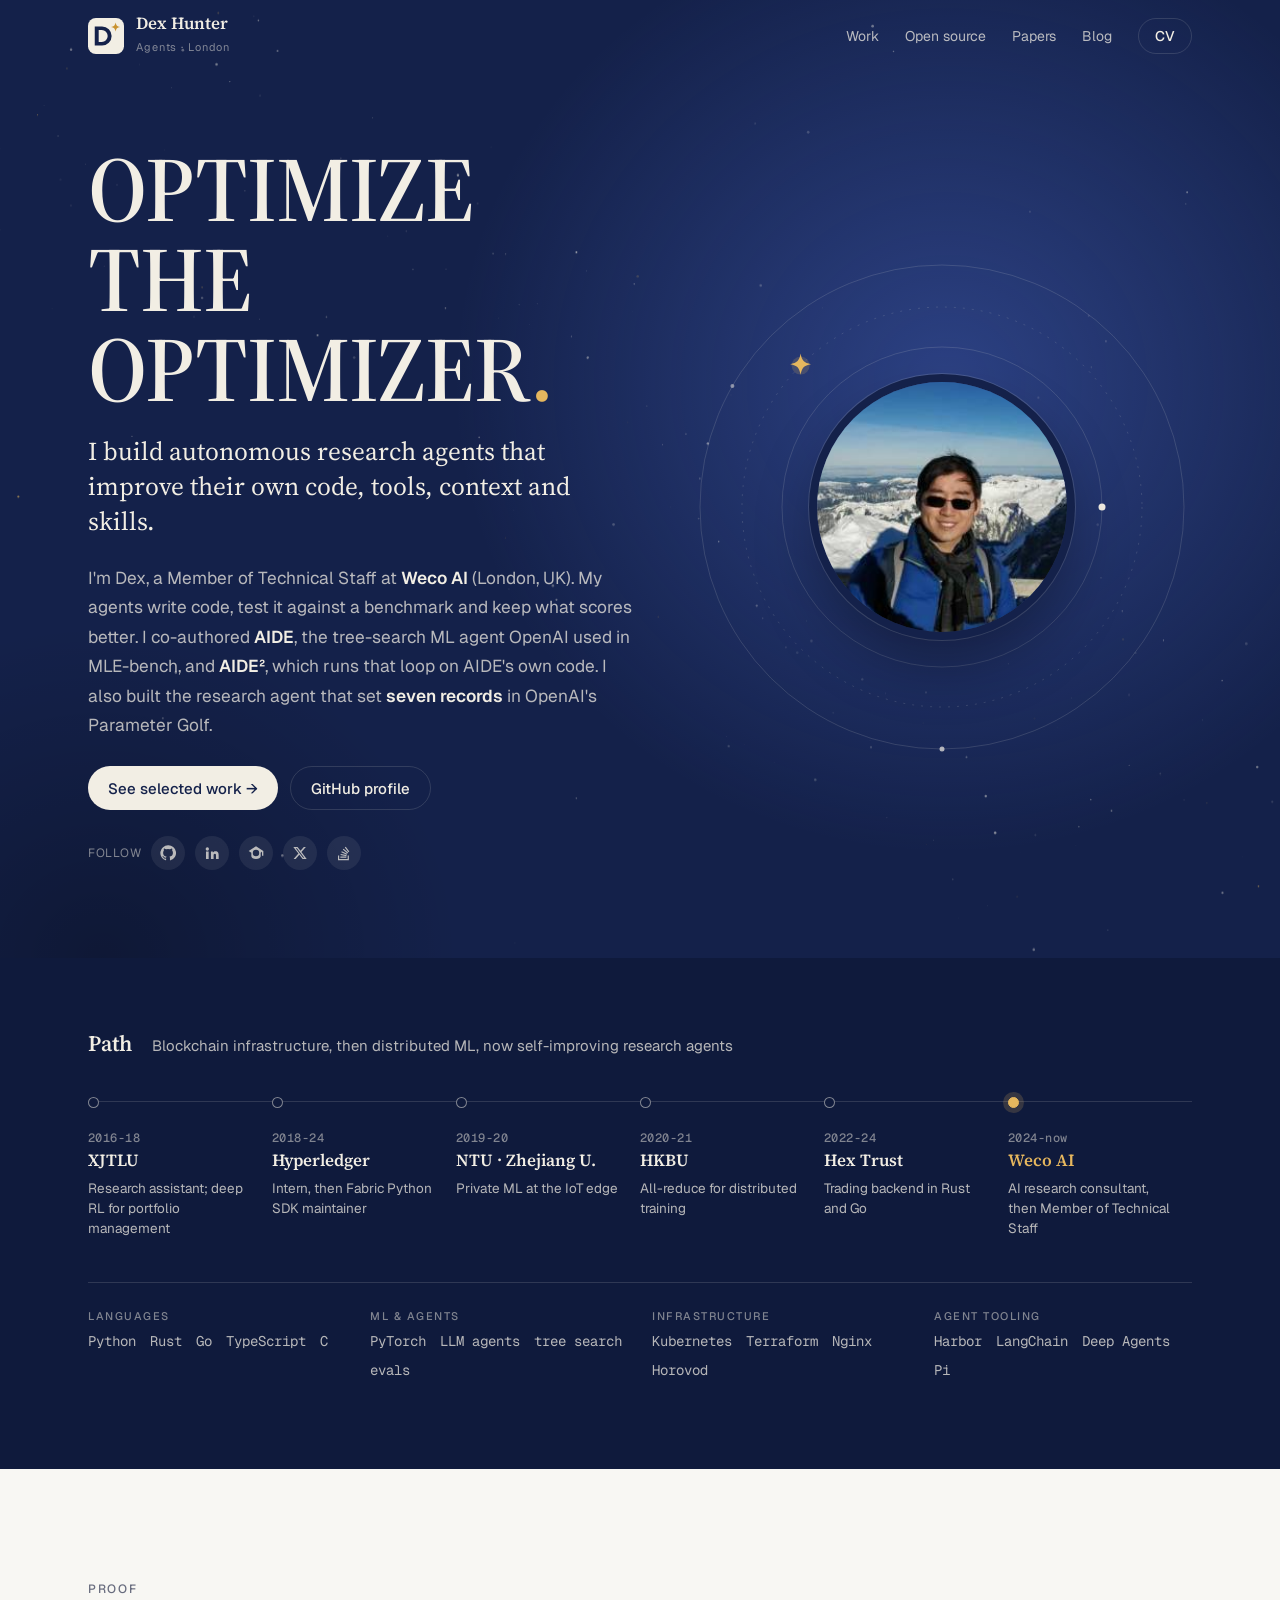
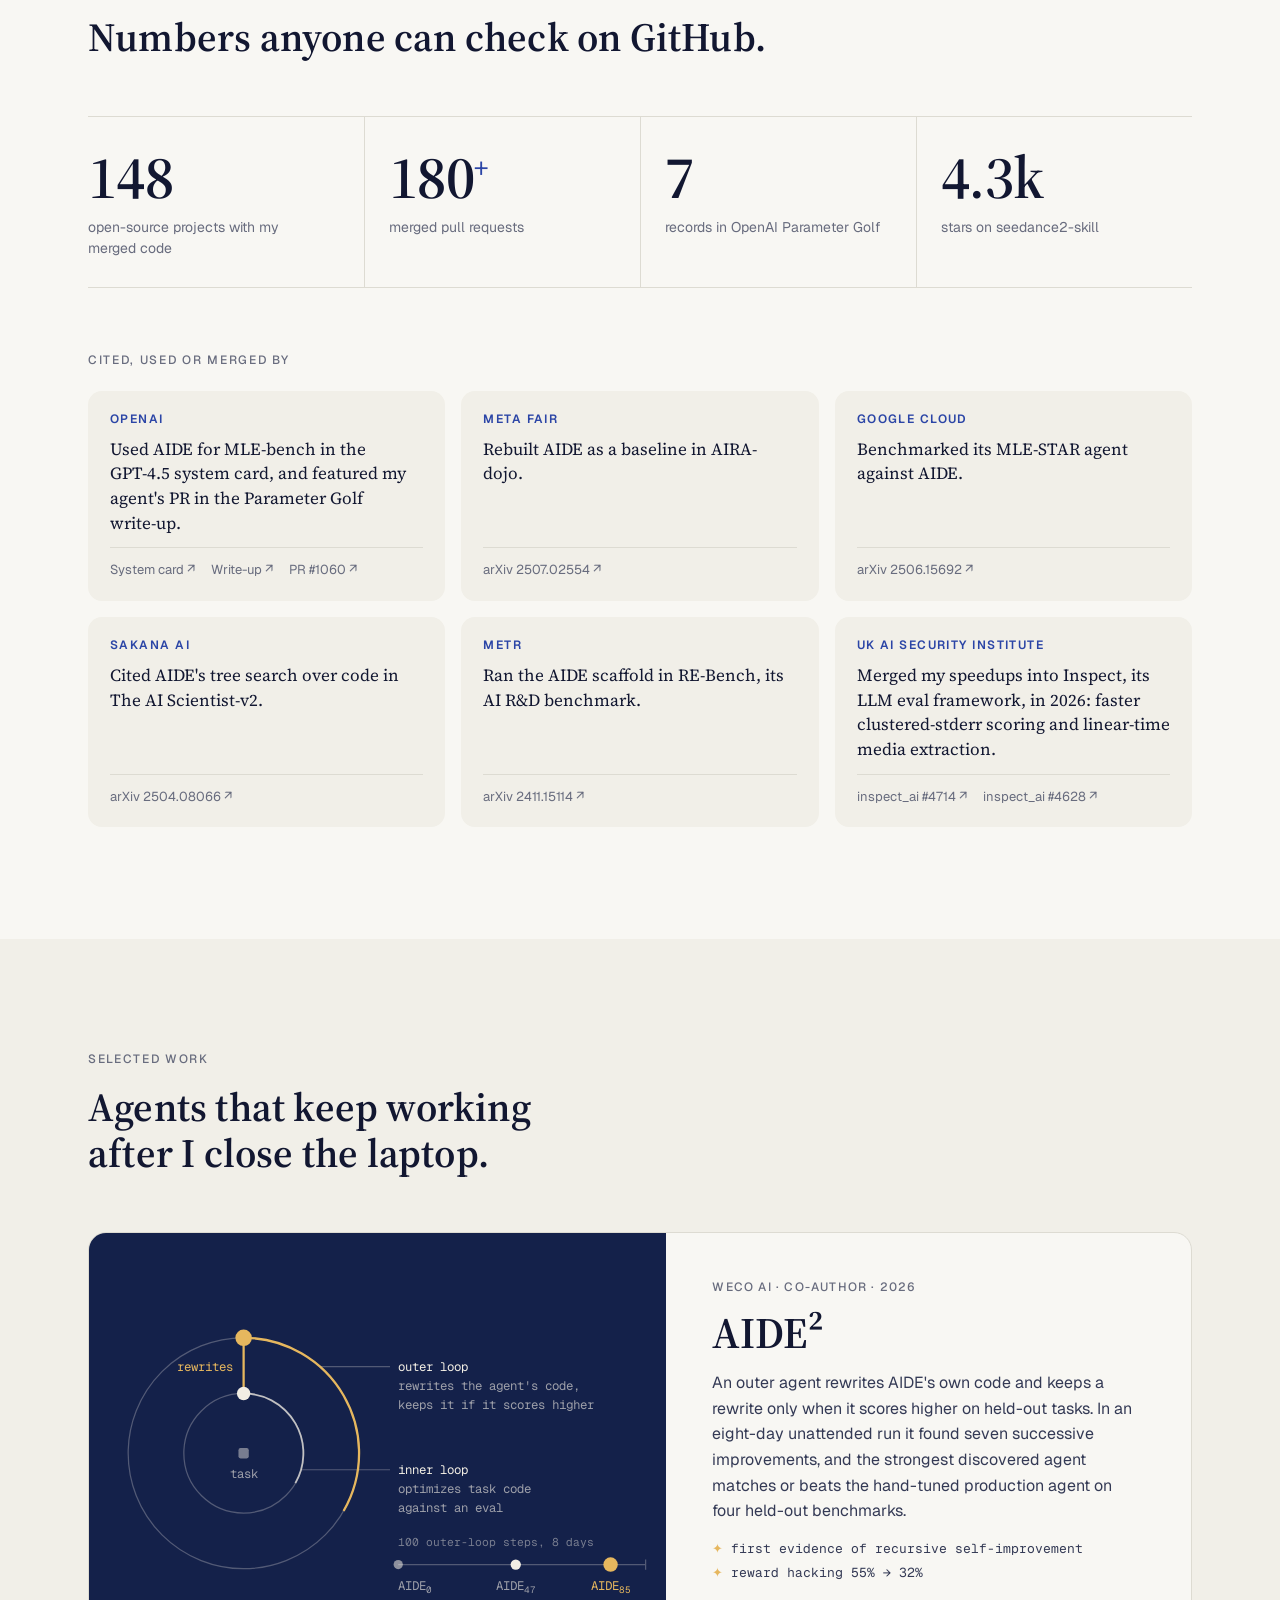
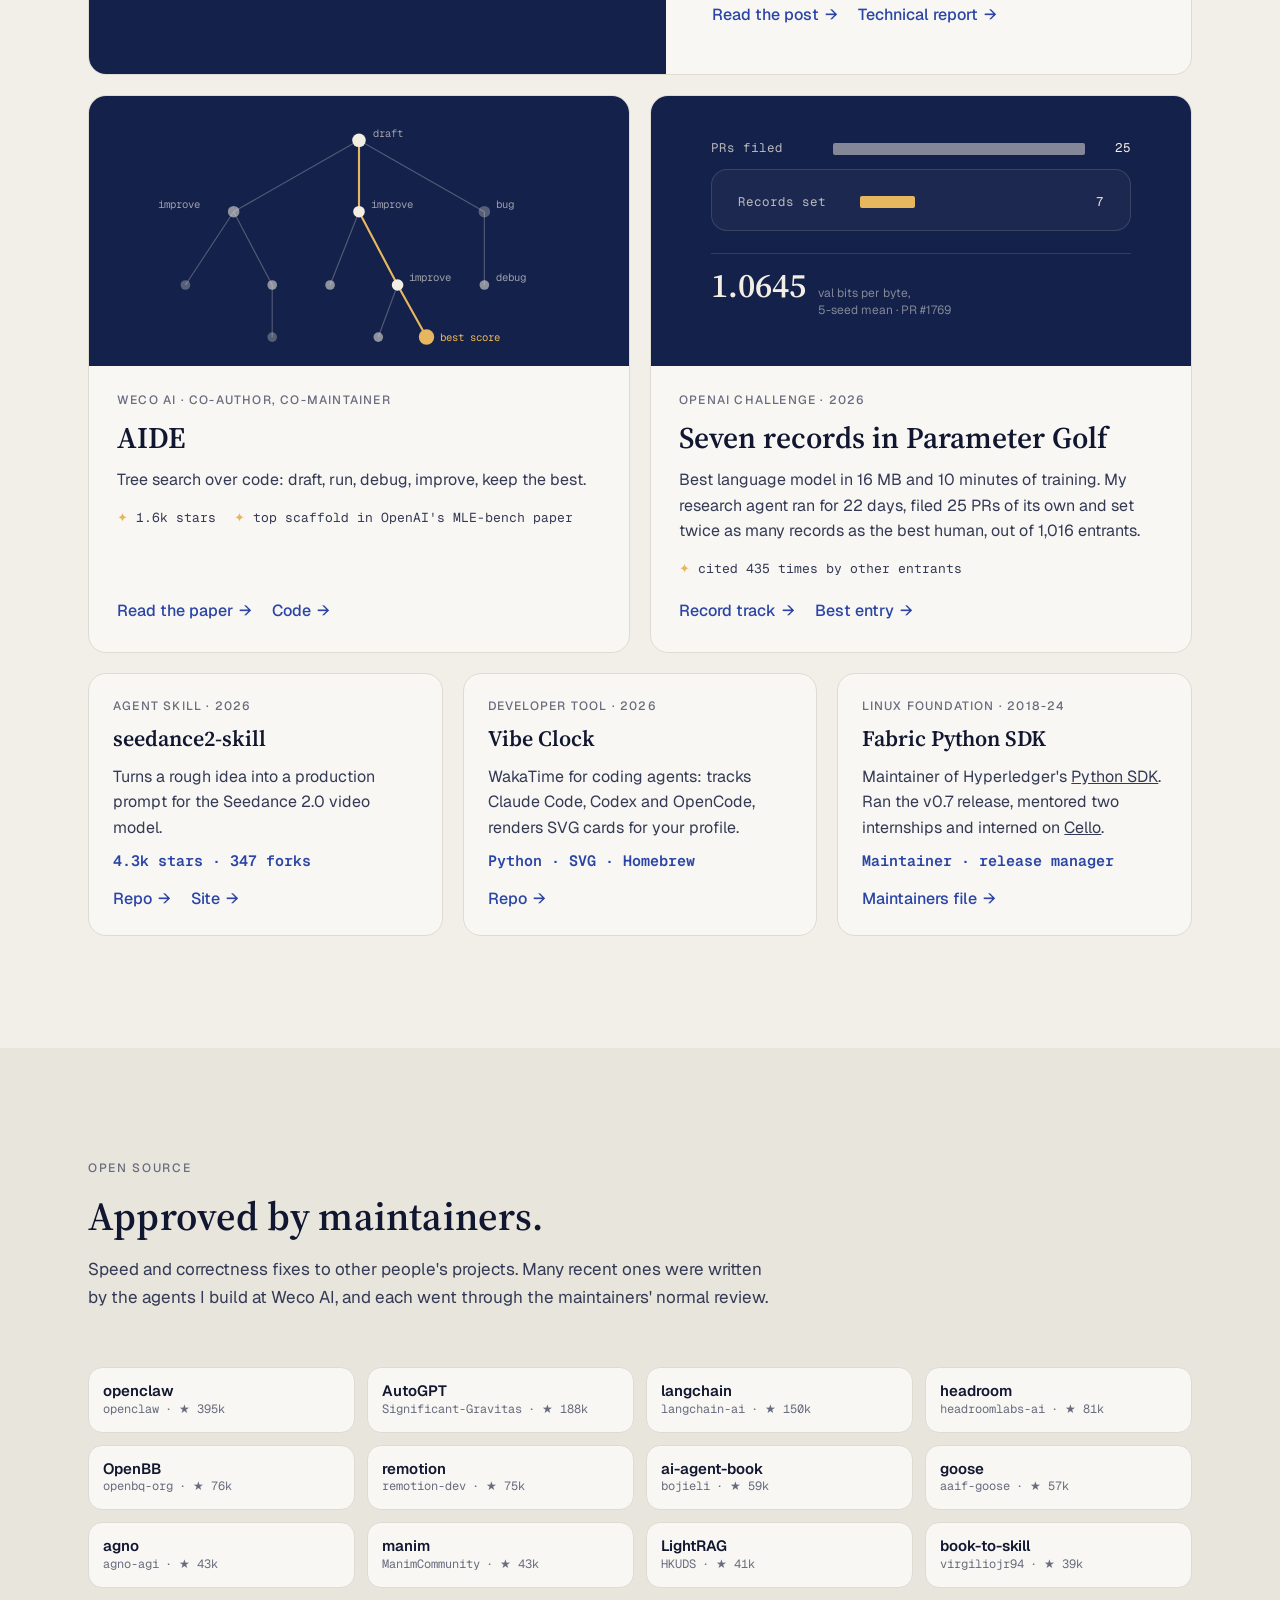
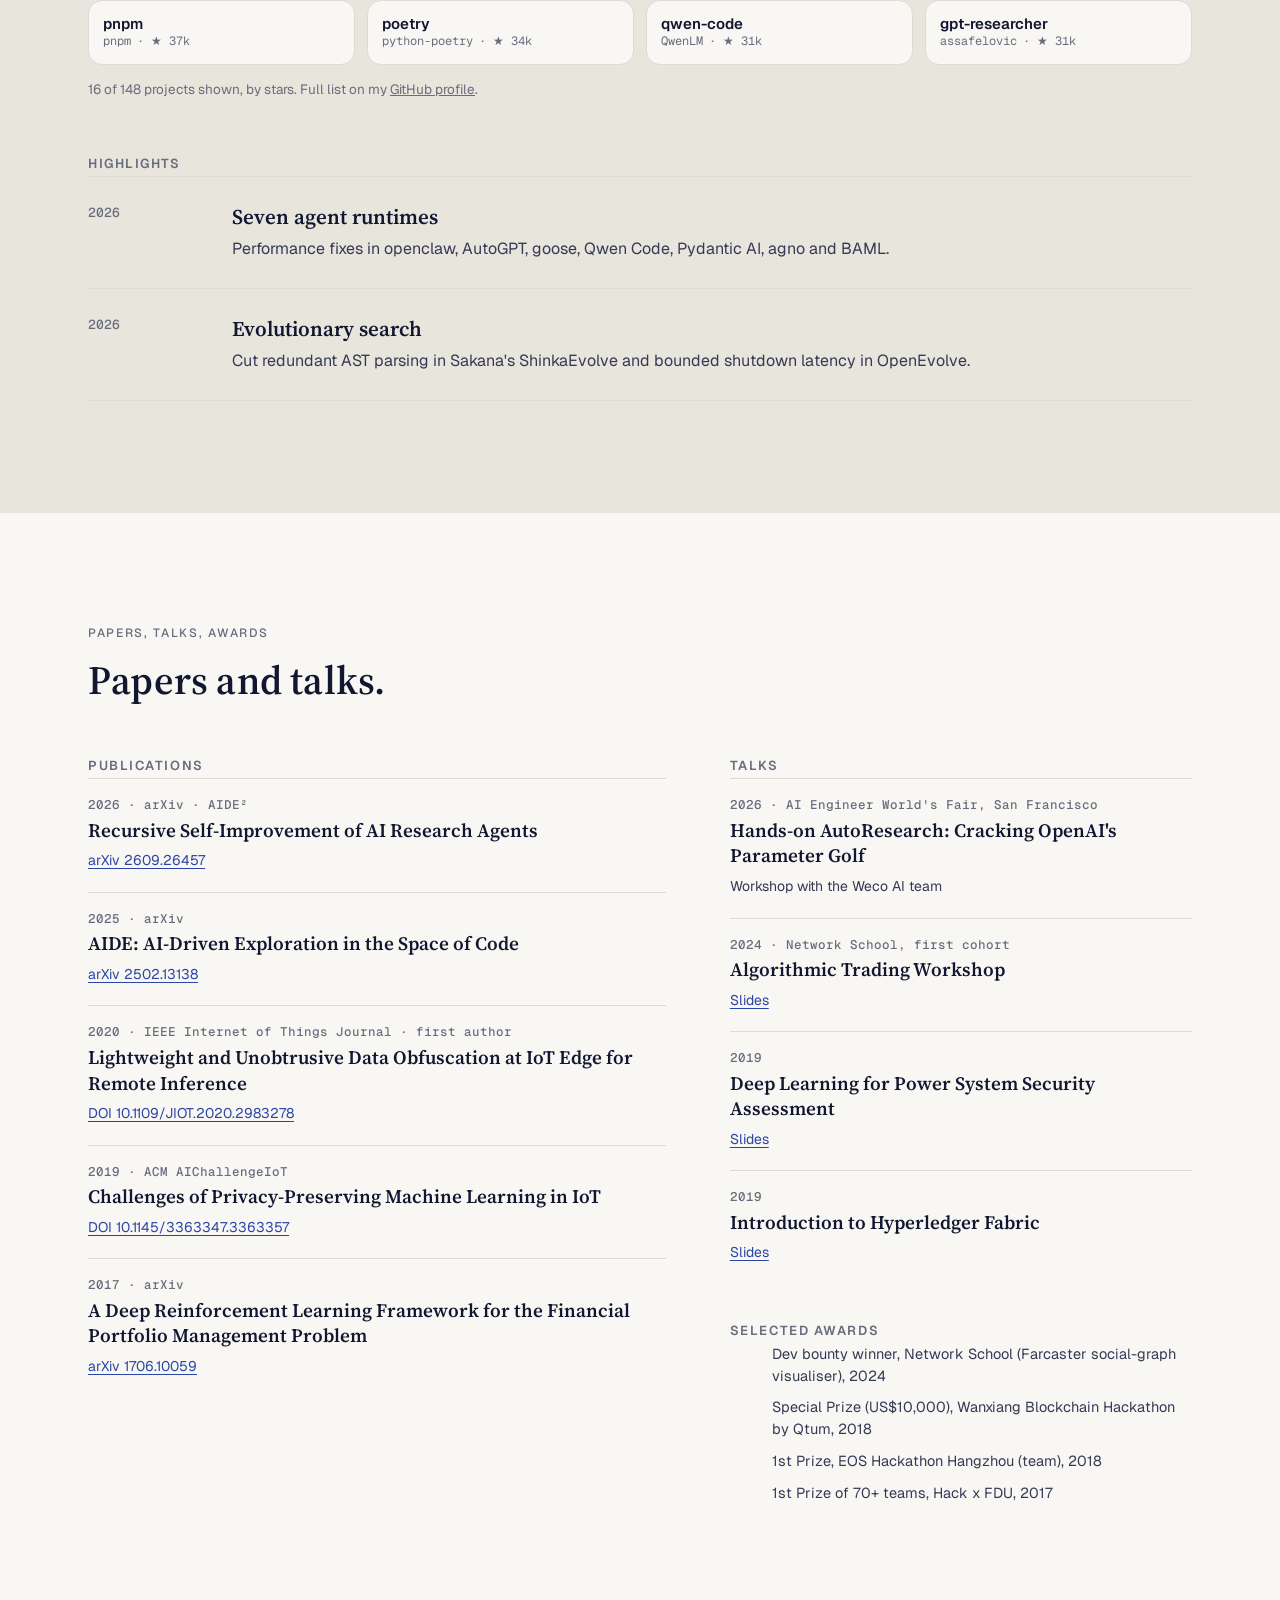
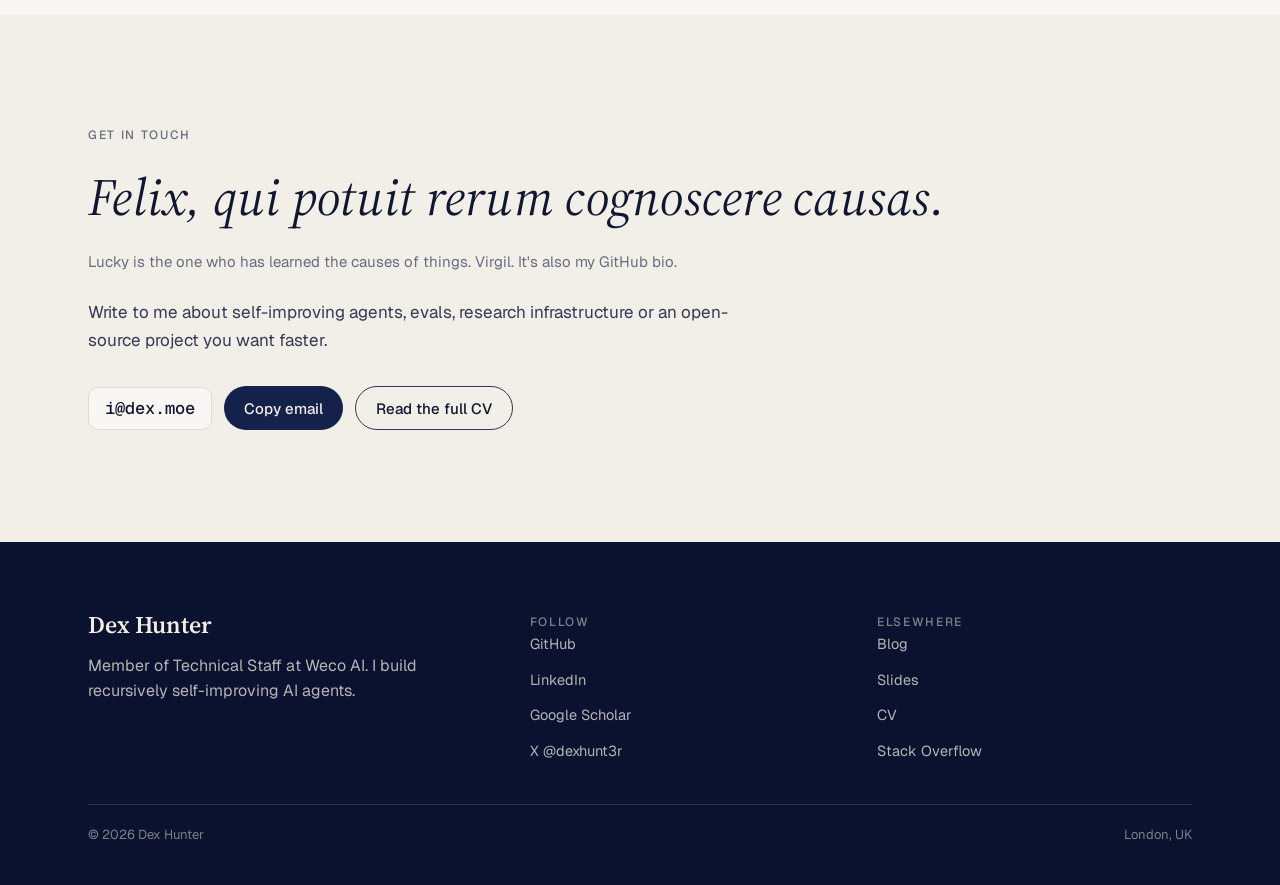
<file: index.html>
<!doctype html>
<html lang="en">
<head>
<meta charset="utf-8">
<meta name="viewport" content="width=device-width, initial-scale=1, viewport-fit=cover">
<link rel="icon" href="favicon.ico" sizes="any">
<link rel="icon" href="favicon.svg" type="image/svg+xml">
<link rel="apple-touch-icon" href="apple-touch-icon.png">
<meta name="theme-color" content="#14214a">
<meta property="og:title" content="Dex Hunter">
<meta property="og:description" content="Optimize the optimizer. Dex Hunter builds autonomous research agents that improve their own code, tools, context and skills at Weco AI in London, UK.">
<meta property="og:image" content="https://avatars.githubusercontent.com/u/6930518?v=4&amp;s=600">
<title>Dex Hunter</title>
<meta name="description" content="Dex Hunter builds recursively self-improving AI agents for ML engineering and research at Weco AI in London, UK. Co-author of AIDE and AIDE², open-source contributor to 148 projects.">
<link rel="preconnect" href="https://fonts.googleapis.com">
<link rel="preconnect" href="https://fonts.gstatic.com" crossorigin>
<link rel="stylesheet" href="https://fonts.googleapis.com/css2?family=Source+Serif+4:opsz,wght@8..60,400;8..60,600;8..60,700&family=Geist:wght@400;500;600&family=Geist+Mono:wght@400;500&display=swap">
<style>
/* Layout: template rhythm of dark indigo bands (hero, path, footer) alternating with paper bands; 1200px wrap, serif display over a quiet sans. */
:root{
  /* ai-iro: Japanese indigo, a pun on AI; night-sky ground for "via lactea" */
  --ai:#14214a;          /* hero */
  --ai-2:#0f1a3c;        /* path band */
  --ai-3:#0a1230;        /* footer, deepest */
  --ai-glow:rgba(84,118,226,.38);
  --on-ai:#f2eee4;       /* starlight ivory */
  --on-ai-2:rgba(242,238,228,.74);
  --on-ai-3:rgba(242,238,228,.5);
  --ai-line:rgba(242,238,228,.14);
  --star:#e6b75e;        /* the one warm accent, used sparingly */
  --paper:#f8f7f3;
  --ivory:#f1efe8;
  --sand:#e8e5dc;
  --ink:#121731;
  --ink-2:#343a55;
  --muted:#686c7e;
  --line:#dddbd2;
  --link:#2b45a6;
  --serif:"Source Serif 4",Georgia,serif;
  --sans:"Geist",system-ui,-apple-system,"Segoe UI",Roboto,"Helvetica Neue",Arial,"PingFang SC",sans-serif;
  --mono:"Geist Mono",ui-monospace,SFMono-Regular,Menlo,Consolas,monospace;
  --wrap:1200px;
  --gut:clamp(16px,4vw,48px);
  color-scheme:light;
}
*{box-sizing:border-box}
html{scroll-behavior:smooth}
body{margin:0;background:var(--paper);color:var(--ink);font:400 16px/1.6 var(--sans);-webkit-font-smoothing:antialiased;text-rendering:optimizeLegibility}
img{max-width:100%;display:block}
a{color:inherit}
:focus-visible{outline:2px solid var(--star);outline-offset:3px;border-radius:4px}
.wrap{max-width:var(--wrap);margin:0 auto;padding-inline:var(--gut)}
.serif{font-family:var(--serif)}
.nw{white-space:nowrap}
.eyebrow{font:500 12px/1.4 var(--sans);letter-spacing:.14em;text-transform:uppercase;color:var(--muted)}
.dark .eyebrow{color:var(--on-ai-3)}
h1,h2,h3{font-family:var(--serif);font-weight:600;text-wrap:balance;margin:0}
h2{font-size:clamp(28px,3.4vw,40px);line-height:1.15;letter-spacing:.005em}
.lede{font-size:17px;line-height:1.65;color:var(--ink-2);max-width:62ch;margin:0}
.dark{background:var(--ai);color:var(--on-ai)}
.dark .lede{color:var(--on-ai-2)}
.sec{padding-block:clamp(64px,9vw,112px)}
.sec-head{display:grid;gap:16px;margin-bottom:clamp(36px,5vw,56px)}
.arrow{display:inline-flex;align-items:center;gap:6px;font-weight:500;text-decoration:none;color:var(--link)}
.arrow::after{content:"→";transition:transform .2s}
.arrow:hover::after{transform:translateX(3px)}
.dark .arrow{color:var(--on-ai)}

/* Header */
.top{position:absolute;inset:0 0 auto 0;z-index:5;padding-top:env(safe-area-inset-top,0px)}
.top .wrap{display:flex;align-items:center;justify-content:space-between;height:72px;gap:16px}
.brand{display:flex;align-items:center;gap:12px;text-decoration:none;color:var(--on-ai)}
.seal{width:36px;height:36px;display:block;flex:none}
.brand b{font:600 17px/1.1 var(--serif);display:block}
.brand small{font:400 11px/1.2 var(--sans);color:var(--on-ai-3);letter-spacing:.08em}
.nav{display:flex;align-items:center;gap:26px}
.nav a{color:var(--on-ai-2);text-decoration:none;font-size:14px}
.nav a:hover{color:var(--on-ai)}
.pill{display:inline-flex;align-items:center;gap:8px;height:36px;padding:0 16px;border-radius:999px;font:500 14px/1 var(--sans);text-decoration:none;white-space:nowrap}
.pill.solid{background:var(--on-ai);color:var(--ai)}
.pill.ghost{border:1px solid var(--ai-line);color:var(--on-ai)}
.pill.ghost:hover{border-color:var(--on-ai-3)}
@media (max-width:860px){.nav .txt{display:none}}

/* Hero */
.hero{position:relative;overflow:hidden;padding-top:calc(72px + env(safe-area-inset-top,0px))}
.hero::before{content:"";position:absolute;inset:0;background:radial-gradient(55% 70% at 74% 40%,var(--ai-glow),transparent 70%),radial-gradient(40% 50% at 8% 100%,rgba(0,0,0,.28),transparent 70%);pointer-events:none}
#sky{position:absolute;inset:0;width:100%;height:100%;pointer-events:none;opacity:.9}
.hero .wrap{position:relative;display:grid;grid-template-columns:minmax(0,1.05fr) minmax(0,.95fr);gap:clamp(24px,4vw,56px);align-items:center;padding-block:clamp(40px,6vw,72px) clamp(56px,7vw,88px)}
.hero-copy{display:grid;gap:26px;min-width:0}
.hero .kicker{display:flex;align-items:center;gap:12px;font-size:13px;color:var(--on-ai-3);letter-spacing:.04em}
.hero .kicker::before{content:"";width:28px;height:1px;background:var(--on-ai-3)}
.hero h1{font-size:clamp(46px,7.2vw,92px);line-height:.98;letter-spacing:-.01em;text-transform:uppercase;font-weight:600}
.hero h1>span{display:block}
.hero h1 .dot{color:var(--star)}
.hero p{margin:0;font-size:clamp(16px,1.35vw,18px);line-height:1.7;color:var(--on-ai-2);max-width:56ch}
.hero p b{color:var(--on-ai);font-weight:600}
.hero p.sub{margin-top:-6px;font:400 clamp(20px,2vw,26px)/1.35 var(--serif);color:var(--on-ai)}
.cta{display:flex;flex-wrap:wrap;gap:12px}
.cta .pill{height:44px;padding:0 20px;font-size:15px}
.follow{display:flex;align-items:center;flex-wrap:wrap;gap:10px;font-size:12px;color:var(--on-ai-3);letter-spacing:.06em}
.follow a{width:34px;height:34px;border-radius:50%;display:grid;place-items:center;background:rgba(242,238,228,.08);color:var(--on-ai-2);transition:background .2s,color .2s}
.follow a:hover{background:rgba(242,238,228,.16);color:var(--on-ai)}
.follow svg{width:16px;height:16px;fill:currentColor}
.portrait{position:relative;min-height:460px;display:grid;place-items:center}
.orbits{position:absolute;left:50%;top:50%;width:min(100%,500px);aspect-ratio:1;transform:translate(-50%,-50%);overflow:visible;pointer-events:none}
.orbits .ring{fill:none;stroke:var(--ai-line);stroke-width:1}
.orbits .ring.dash{stroke-dasharray:2 7}
.orbits g{transform-origin:250px 250px;animation:spin var(--t,80s) linear infinite}
.orbits g.rev{animation-direction:reverse}
.orbits .sat{fill:var(--on-ai)}
.orbits .gold{fill:var(--star)}
.orbits .halo{fill:var(--star);opacity:.18;animation:pulse 3.2s ease-in-out infinite;transform-box:fill-box;transform-origin:center}
@keyframes spin{to{transform:rotate(360deg)}}
@keyframes pulse{50%{transform:scale(1.9);opacity:0}}
.portrait figure{position:relative;margin:0;width:clamp(180px,20vw,250px);aspect-ratio:1;max-width:100%;border-radius:50%;overflow:hidden;box-shadow:0 0 0 8px var(--ai),0 0 0 9px var(--ai-line),0 30px 60px rgba(0,0,0,.35)}
.portrait figure img{width:100%;height:100%;object-fit:cover}
@media (max-width:860px){
  .hero .wrap{grid-template-columns:1fr}
  .portrait{min-height:300px;order:-1}
  .portrait figure{width:min(40vw,168px)}
  .orbits{width:min(96vw,330px)}
}

/* Path */
.path{background:var(--ai-2);color:var(--on-ai);padding-block:clamp(48px,6vw,72px)}
.path-head{display:flex;flex-wrap:wrap;align-items:baseline;gap:8px 20px;margin-bottom:36px}
.path-head b{font:600 22px/1.2 var(--serif)}
.path-head span{color:var(--on-ai-2);font-size:15px}
.cpath{list-style:none;margin:0;padding:0;display:grid;grid-template-columns:repeat(6,minmax(0,1fr));gap:0;position:relative}
.cpath::before{content:"";position:absolute;left:0;right:0;top:7px;height:1px;background:var(--ai-line)}
.cpath li{position:relative;padding:28px 18px 0 0;display:grid;gap:6px;align-content:start;min-width:0}
.cpath li::before{content:"";position:absolute;top:3px;left:0;width:9px;height:9px;border-radius:50%;background:var(--ai-2);border:1px solid var(--on-ai-3)}
.cpath li.now::before{background:var(--star);border-color:var(--star);box-shadow:0 0 0 5px rgba(230,183,94,.18)}
.cpath .yr{font:500 12px/1 var(--mono);color:var(--on-ai-3);letter-spacing:.04em}
.cpath b{font:600 17px/1.25 var(--serif)}
.cpath span{font-size:13.5px;line-height:1.5;color:var(--on-ai-2)}
.cpath li.now b{color:var(--star)}
.stack{margin-top:44px;padding-top:28px;border-top:1px solid var(--ai-line);display:grid;grid-template-columns:repeat(4,minmax(0,1fr));gap:24px}
.stack .tools{display:flex;flex-wrap:wrap;gap:6px 14px}
.stack .tools span{display:inline-flex;align-items:center;gap:6px}
.stack .tools .av{width:16px;height:16px;border-radius:4px}
@media (max-width:980px){.stack{grid-template-columns:repeat(2,minmax(0,1fr))}}
.stack div{display:grid;gap:8px;min-width:0;align-content:start}
.stack dt{font:500 11px/1 var(--sans);letter-spacing:.14em;text-transform:uppercase;color:var(--on-ai-3)}
.stack dd{margin:0;font:400 14px/1.6 var(--mono);color:var(--on-ai-2)}
@media (max-width:980px){.cpath{grid-template-columns:repeat(3,minmax(0,1fr));row-gap:28px}.cpath::before{display:none}}
@media (max-width:560px){.cpath{grid-template-columns:1fr 1fr}.stack{grid-template-columns:1fr}}

/* Proof */
.proof{background:var(--paper)}
.stats{display:grid;grid-template-columns:repeat(4,minmax(0,1fr));border-top:1px solid var(--line);border-bottom:1px solid var(--line)}
.stat{padding:30px 24px 28px 0;display:grid;gap:10px;align-content:start}
.stat + .stat{padding-left:24px;border-left:1px solid var(--line)}
.stat .n{font:600 clamp(40px,5vw,60px)/1 var(--serif);letter-spacing:-.01em;font-variant-numeric:lining-nums tabular-nums}
.stat .n sup{font-size:.45em;vertical-align:top;position:relative;top:.25em;color:var(--link)}
.stat p{margin:0;font-size:14px;line-height:1.5;color:var(--muted);max-width:24ch}
@media (max-width:760px){.stats{grid-template-columns:1fr 1fr}.stat:nth-child(3){padding-left:0;border-left:0}.stat:nth-child(n+3){border-top:1px solid var(--line)}}
.merged{margin-top:48px;display:grid;gap:16px}
.chips{display:flex;flex-wrap:wrap;gap:8px}
.chips a{font:400 13.5px/1 var(--sans);padding:9px 13px;border:1px solid var(--line);border-radius:999px;text-decoration:none;color:var(--ink-2);background:var(--paper);transition:border-color .2s,color .2s}
.chips a:hover{border-color:var(--ink-2);color:var(--ink)}
.chips .more{border-style:dashed;color:var(--muted)}
.adopt{margin-top:64px;display:grid;gap:22px}
.adopt-grid{display:grid;grid-template-columns:repeat(3,minmax(0,1fr));gap:16px}
.ad{background:var(--ivory);border-radius:14px;padding:22px 22px 20px;display:flex;flex-direction:column;gap:12px;min-width:0}
.ad .who{font:600 12px/1 var(--sans);letter-spacing:.12em;text-transform:uppercase;color:var(--link)}
.ad blockquote{margin:0;font:400 17px/1.45 var(--serif);color:var(--ink)}
.ad .src{display:flex;flex-wrap:wrap;gap:6px 16px;border-top:1px solid var(--line);padding-top:12px;margin-top:auto}
.ad .src a{font-size:13px;color:var(--muted);text-decoration:none}
.ad .src a:hover{color:var(--ink)}
.ad:target{outline:2px solid var(--link);outline-offset:2px}
.orgs{list-style:none;margin:0 0 6px;padding:22px 0;display:grid;grid-template-columns:repeat(6,minmax(0,1fr));align-items:center;border-top:1px solid var(--line);border-bottom:1px solid var(--line)}
.orgs li{display:flex;justify-content:center;min-width:0}
.orgs li + li{border-left:1px solid var(--line)}
.orgs a{display:flex;align-items:center;justify-content:center;height:40px;padding:0 12px;text-decoration:none;color:var(--ink-2);font:600 clamp(16px,1.6vw,21px)/1 var(--sans);letter-spacing:-.01em;white-space:nowrap;opacity:.78;transition:opacity .2s}
.orgs a:hover{opacity:1}
.orgs img{height:26px;width:auto;max-width:132px;filter:grayscale(1)}
.orgs a.has-logo span{position:absolute;width:1px;height:1px;overflow:hidden;clip:rect(0 0 0 0)}
@media (max-width:980px){.adopt-grid{grid-template-columns:1fr 1fr}.orgs{grid-template-columns:repeat(3,minmax(0,1fr));row-gap:18px}.orgs li:nth-child(4){border-left:0}}
@media (max-width:560px){.orgs{grid-template-columns:repeat(2,minmax(0,1fr))}.orgs li:nth-child(odd){border-left:0}.orgs li:nth-child(4){border-left:1px solid var(--line)}}
@media (max-width:560px){.adopt-grid{grid-template-columns:1fr}}

.emo{font-size:20px;line-height:1;font-family:"Apple Color Emoji","Segoe UI Emoji","Noto Color Emoji",sans-serif}
.av{display:inline-block;flex:none;border-radius:6px;background:#fff;object-fit:cover;width:20px;height:20px}
.stat .emo{font-size:24px}
.ad .org{display:flex;align-items:center;gap:12px}
.ad .av.lg{width:36px;height:36px;border-radius:9px;box-shadow:0 0 0 1px var(--line)}
.ad{transition:transform .25s,box-shadow .25s}
.ad:hover{transform:translateY(-3px);box-shadow:0 14px 30px -20px rgba(18,23,49,.45)}
.card .meta{display:flex;align-items:center;gap:8px}
.card .meta .emo{font-size:17px}

/* Selected work */
.works{background:var(--ivory)}
.feat{display:grid;grid-template-columns:repeat(2,minmax(0,1fr));gap:20px}
.card{background:var(--paper);border:1px solid var(--line);border-radius:18px;overflow:hidden;display:grid;grid-template-rows:auto 1fr;min-width:0}
.card .vis{background:var(--ai);color:var(--on-ai);position:relative;aspect-ratio:16/8;max-width:100%;display:grid;place-items:center;overflow:hidden}
.card .vis svg{width:100%;height:100%}
.card .body{padding:26px 28px 28px;display:flex;flex-direction:column;gap:12px}
.card .meta{font:500 12px/1.4 var(--sans);letter-spacing:.1em;text-transform:uppercase;color:var(--muted)}
.card h3{font-size:clamp(24px,2.4vw,30px);line-height:1.15}
.card p{margin:0;color:var(--ink-2);line-height:1.6}
.facts{display:flex;flex-wrap:wrap;gap:6px 18px;margin:4px 0 2px;padding:0;list-style:none;font:400 13px/1.4 var(--mono);color:var(--ink-2)}
.facts li::before{content:"✦ ";color:var(--star)}
.links{display:flex;flex-wrap:wrap;gap:20px;margin-top:auto;padding-top:6px}
.small{margin-top:20px;display:grid;grid-template-columns:repeat(3,minmax(0,1fr));gap:20px}
.small .card{grid-template-rows:1fr}
.small .body{padding:24px}
.small h3{font-size:22px}
.big-n{font:600 15px/1 var(--mono);color:var(--link)}
.card.lead{grid-column:1/-1;grid-template-columns:minmax(0,1.1fr) minmax(0,1fr);grid-template-rows:none}
.card.lead .vis{aspect-ratio:auto;min-height:340px}
.card.lead .body{padding:clamp(26px,3.6vw,48px);justify-content:center}
.card.lead h3{font-size:clamp(30px,3.4vw,44px)}
.card.lead .links{margin-top:0}
@media (max-width:900px){.feat,.small{grid-template-columns:1fr}.card.lead{grid-template-columns:1fr}.card.lead .vis{aspect-ratio:560/320;min-height:0}}
.pg{display:grid;gap:14px;width:min(78%,420px)}
.pg .bar{display:grid;grid-template-columns:110px 1fr 34px;align-items:center;gap:12px;font:400 12.5px/1 var(--mono);color:var(--on-ai-2)}
.pg .bar i{display:block;height:12px;border-radius:2px;background:var(--on-ai-3)}
.pg .bar.rec i{background:var(--star)}
.pg .bar em{font-style:normal;text-align:right;color:var(--on-ai)}
.pg .bpb{display:flex;align-items:baseline;gap:12px;margin-top:8px;padding-top:14px;border-top:1px solid var(--ai-line)}
.pg .bpb b{font:600 34px/1 var(--serif);color:var(--on-ai);font-variant-numeric:tabular-nums}
.pg .bpb span{font:400 12px/1.4 var(--sans);color:var(--on-ai-3)}

/* Upstream */
.up{background:var(--sand)}
.log{list-style:none;margin:0;padding:0;display:grid}
.log li{display:grid;grid-template-columns:120px minmax(0,1fr);gap:24px;padding:26px 0;border-top:1px solid var(--line)}
.log li:last-child{border-bottom:1px solid var(--line)}
.log time{font:500 13px/1.6 var(--mono);color:var(--muted)}
.log h3{font-size:21px;line-height:1.3;margin-bottom:6px}
.log p{margin:0;color:var(--ink-2);max-width:72ch}
.log a{color:var(--link);text-underline-offset:3px}
@media (max-width:600px){.log li{grid-template-columns:1fr;gap:6px}}
.tbl-wrap{margin-top:48px;overflow-x:auto;-webkit-overflow-scrolling:touch}
table{width:100%;min-width:560px;border-collapse:collapse;font-size:14.5px}
caption{text-align:left;padding-bottom:14px}
th{font:500 11px/1 var(--sans);letter-spacing:.12em;text-transform:uppercase;color:var(--muted);text-align:left;padding:10px 12px 10px 0;border-bottom:1px solid var(--ink-2)}
td{padding:12px 12px 12px 0;border-bottom:1px solid var(--line);vertical-align:baseline}
td.num,th.num{text-align:right;font-variant-numeric:tabular-nums;font-family:var(--mono);font-size:13.5px}
td a{color:var(--ink);text-decoration:none;font-weight:500}
td a:hover{color:var(--link)}
td .area{font-size:12.5px;color:var(--muted)}
.tbl-note{margin-top:14px;font-size:13.5px;color:var(--muted)}

.repos{display:grid;grid-template-columns:repeat(4,minmax(0,1fr));gap:12px}
.repo{display:flex;align-items:center;gap:12px;padding:14px;border-radius:14px;background:var(--paper);border:1px solid var(--line);text-decoration:none;color:var(--ink);min-width:0;transition:transform .2s,box-shadow .2s,border-color .2s}
.repo:hover{transform:translateY(-3px);border-color:var(--ink-2);box-shadow:0 14px 28px -20px rgba(18,23,49,.5)}
.repo .av{width:36px;height:36px;border-radius:9px}
.repo span{min-width:0}
.repo b{display:block;font:600 15px/1.25 var(--sans);overflow:hidden;text-overflow:ellipsis;white-space:nowrap}
.repo small{display:flex;gap:6px;font:400 12px/1.4 var(--mono);color:var(--muted)}
.repo small span{overflow:hidden;text-overflow:ellipsis;white-space:nowrap}
.repo small span+span{flex:none}
.repo small span+span::before{content:"· "}
@media (max-width:980px){.repos{grid-template-columns:repeat(3,minmax(0,1fr))}}
@media (max-width:640px){.repos{grid-template-columns:repeat(2,minmax(0,1fr))}.repo{padding:12px;gap:10px}.repo .av{width:30px;height:30px}.repo small{flex-direction:column;gap:0}.repo small span+span::before{content:none}}
.col-title.hl-title{margin-top:56px}
.hl-head{display:flex;flex-wrap:wrap;align-items:center;justify-content:space-between;gap:10px 20px;margin-bottom:6px}
.hl-head h3{margin:0}
.stack-av{display:flex;padding-left:8px}
.stack-av a{margin-left:-8px;border-radius:50%;border:2px solid var(--sand);background:var(--sand);transition:transform .2s;line-height:0}
.stack-av a:hover{transform:translateY(-3px);z-index:1}
.stack-av .av{width:30px;height:30px;border-radius:50%}
.cpath .logos{display:flex;gap:6px;margin-bottom:4px}
.cpath .logos .av{width:30px;height:30px;border-radius:8px;padding:3px;background:#fff}
.awards li{align-items:center}
.awards li span{line-height:0}
.awards li .av{width:22px;height:22px;border-radius:5px;box-shadow:0 0 0 1px var(--line)}

.recs{background:var(--ai-2)}
.recs h2{color:var(--on-ai)}
.rec-grid{display:grid;grid-template-columns:repeat(2,minmax(0,1fr));gap:16px}
.rec{margin:0;padding:26px 26px 22px;border:1px solid var(--ai-line);border-radius:16px;background:rgba(242,238,228,.035);display:grid;gap:18px;align-content:space-between;min-width:0;transition:border-color .25s,background .25s,opacity .8s cubic-bezier(.2,.7,.2,1),transform .8s cubic-bezier(.2,.7,.2,1);transition-delay:var(--d,0s)}
.rec:hover{border-color:rgba(242,238,228,.3);background:rgba(242,238,228,.06)}
.rec blockquote{margin:0;font:400 17px/1.55 var(--serif);color:var(--on-ai)}
.rec blockquote::before{content:"\201C";display:block;font:600 44px/0.6 var(--serif);color:var(--star);margin-bottom:10px}
.rec.feature{grid-column:1/-1;padding:34px 36px 28px}
.rec.feature blockquote{font-size:clamp(20px,2.2vw,26px);line-height:1.45;max-width:58ch}
.rec figcaption{display:flex;align-items:center;gap:12px}
.rec .mono{width:38px;height:38px;border-radius:50%;display:grid;place-items:center;flex:none;background:var(--on-ai);color:var(--ai);font:600 13px/1 var(--sans);letter-spacing:.02em}
.rec b{display:block;font:600 15px/1.3 var(--sans);color:var(--on-ai)}
.rec small{display:block;font:400 13px/1.4 var(--sans);color:var(--on-ai-3)}
.rec-more{margin-top:28px;color:var(--on-ai)}
@media (max-width:760px){.rec-grid{grid-template-columns:1fr}.rec.feature{padding:26px}}

/* Papers + talks */
.papers{background:var(--paper)}
.two{display:grid;grid-template-columns:minmax(0,1.25fr) minmax(0,1fr);gap:clamp(32px,5vw,72px)}
.plist{list-style:none;margin:0;padding:0;display:grid;gap:0}
.plist li{padding:20px 0;border-top:1px solid var(--line);display:grid;gap:6px}
.plist .y{font:500 12.5px/1 var(--mono);color:var(--muted)}
.plist b{font:600 19px/1.35 var(--serif)}
.plist span{font-size:14px;color:var(--ink-2)}
.plist a{color:var(--link);font-size:14px;text-underline-offset:3px}
.col-title{font:600 13px/1 var(--sans);letter-spacing:.12em;text-transform:uppercase;color:var(--muted);margin:0 0 6px}
.awards{margin-top:40px}
.awards ul{list-style:none;margin:0;padding:0;display:grid;gap:10px}
.awards li{display:grid;grid-template-columns:30px minmax(0,1fr);gap:12px;font-size:14.5px;color:var(--ink-2);line-height:1.5}
.awards li span{font:500 12.5px/1.6 var(--mono);color:var(--muted)}
@media (max-width:860px){.two{grid-template-columns:1fr}}

/* Invite */
.invite{background:var(--ivory);text-align:left}
.invite .wrap{display:grid;gap:24px}
@media (min-width:760px){.invite h2{white-space:nowrap}}
.invite h2{font-style:italic;font-weight:400;font-size:clamp(30px,4.2vw,52px);line-height:1.12}
.invite .tr{color:var(--muted);font-size:15px;margin:0}
.mail{display:flex;flex-wrap:wrap;align-items:center;gap:12px;margin-top:8px}
.mail code{font:500 17px/1 var(--mono);padding:12px 16px;border-radius:10px;background:var(--paper);border:1px solid var(--line);user-select:all}
.btn{appearance:none;border:0;cursor:pointer;height:44px;padding:0 20px;border-radius:999px;font:500 15px/1 var(--sans);text-decoration:none;display:inline-flex;align-items:center;gap:8px}
.btn.solid{background:var(--ai);color:var(--on-ai)}
.btn.line{background:transparent;border:1px solid var(--ink-2);color:var(--ink)}

/* Footer */
.foot{background:var(--ai-3);color:var(--on-ai);padding-block:64px 40px}
.foot .wrap{display:grid;gap:40px}
.foot-top{display:grid;grid-template-columns:minmax(0,1.3fr) repeat(2,minmax(0,1fr));gap:32px}
.foot h3{font-size:24px}
.foot p{margin:8px 0 0;color:var(--on-ai-2);max-width:40ch}
.foot ul{list-style:none;margin:0;padding:0;display:grid;gap:10px}
.foot li a{color:var(--on-ai-2);text-decoration:none;font-size:14.5px}
.foot li a:hover{color:var(--on-ai)}
.foot .copy{border-top:1px solid var(--ai-line);padding-top:20px;display:flex;flex-wrap:wrap;justify-content:space-between;gap:12px;font-size:13px;color:var(--on-ai-3)}
@media (max-width:760px){.foot-top{grid-template-columns:1fr 1fr}.foot-top>div:first-child{grid-column:1/-1}}

/* Motion */
@keyframes rise{from{transform:translateY(14px)}to{transform:none}}
.hero-copy>*{animation:rise .8s cubic-bezier(.2,.7,.2,1) both}
.hero-copy>*:nth-child(2){animation-delay:.06s}.hero-copy>*:nth-child(3){animation-delay:.12s}.hero-copy>*:nth-child(4){animation-delay:.18s}.hero-copy>*:nth-child(5){animation-delay:.24s}
.rv{transition:opacity .8s cubic-bezier(.2,.7,.2,1),transform .8s cubic-bezier(.2,.7,.2,1);transition-delay:var(--d,0s)}
.rv.pre{opacity:0;transform:translateY(22px)}
.cpath::before{transform-origin:left;transition:transform 1.4s cubic-bezier(.2,.7,.2,1)}
.path.pre .cpath::before{transform:scaleX(0)}
.cpath li{transition:opacity .7s cubic-bezier(.2,.7,.2,1),transform .7s cubic-bezier(.2,.7,.2,1);transition-delay:var(--d,0s)}
.path.pre .cpath li{opacity:0;transform:translateY(12px)}
.cpath li::before{transition:background .4s,border-color .4s,box-shadow .4s;transition-delay:var(--d,0s)}
.draw{stroke-dasharray:1;stroke-dashoffset:0;transition:stroke-dashoffset 1.6s cubic-bezier(.4,0,.2,1) .3s}
.card.pre .draw{stroke-dashoffset:1}
.pg .bar i{transform-origin:left;transition:transform 1.1s cubic-bezier(.2,.7,.2,1) .25s}
.card.pre .pg .bar i{transform:scaleX(0)}
.card.pre .pg .bar.rec i{transition-delay:.5s}
.chips a{transition:border-color .2s,color .2s,transform .2s}
.chips a:hover{transform:translateY(-2px)}
.card{transition:opacity .8s cubic-bezier(.2,.7,.2,1),transform .8s cubic-bezier(.2,.7,.2,1),box-shadow .3s;transition-delay:var(--d,0s)}
.card:hover{box-shadow:0 18px 40px -24px rgba(18,23,49,.45)}
@media (prefers-reduced-motion:reduce){*{animation:none!important;transition:none!important;scroll-behavior:auto!important}}
</style>
</head>
<body>
<header class="top">
  <div class="wrap">
    <a class="brand" href="#top" aria-label="Dex Hunter, home">
      <svg class="seal" viewBox="0 0 64 64" aria-hidden="true"><rect width="64" height="64" rx="14" fill="#f2eee4"/><path fill="#14214a" fill-rule="evenodd" d="M12 15h13a17 17 0 0 1 0 34H12zM19 21.5h5.5a10.5 10.5 0 0 1 0 21H19z"/><path fill="#c9922f" d="M49 8c.9 5.2 2.8 7.1 8 8-5.2.9-7.1 2.8-8 8-.9-5.2-2.8-7.1-8-8 5.2-.9 7.1-2.8 8-8z"/></svg>
      <span><b>Dex Hunter</b><small>Agents · London</small></span>
    </a>
    <nav class="nav" aria-label="Sections">
      <a class="txt" href="#work">Work</a>
      <a class="txt" href="#upstream">Open source</a>
      <a class="txt" href="#papers">Papers</a>
      <a class="txt" href="https://blog.dex.moe">Blog</a>
      <a class="pill ghost" href="cv.html">CV</a>
    </nav>
  </div>
</header>

<main id="top">
<section class="hero dark" aria-labelledby="h-hero">
  <canvas id="sky" aria-hidden="true"></canvas>
  <div class="wrap">
    <div class="hero-copy">
      <h1 id="h-hero"><span>Optimize</span><span>the</span><span>optimizer<span class="dot">.</span></span></h1>
      <p class="sub">I build autonomous research agents that improve their own code, tools, context and skills.</p>
      <p>I'm Dex, a Member of Technical Staff at <b>Weco AI</b> (London, UK). My agents write code, test it against a benchmark and keep what scores better. I co-authored <b>AIDE</b>, the tree-search ML agent OpenAI used in MLE-bench, and <b>AIDE²</b>, which runs that loop on AIDE's own code. I also built the research agent that set <b>seven records</b> in OpenAI's Parameter Golf.</p>
      <div class="cta">
        <a class="pill solid" href="#work">See selected work →</a>
        <a class="pill ghost" href="https://github.com/dexhunter">GitHub profile</a>
      </div>
      <div class="follow">
        <span>FOLLOW</span>
        <a href="https://github.com/dexhunter" aria-label="GitHub"><svg viewBox="0 0 24 24"><path d="M12 .5a11.5 11.5 0 0 0-3.64 22.41c.58.1.79-.25.79-.56v-2c-3.2.7-3.88-1.37-3.88-1.37-.52-1.33-1.28-1.69-1.28-1.69-1.05-.71.08-.7.08-.7 1.16.08 1.77 1.19 1.77 1.19 1.03 1.77 2.7 1.26 3.36.96.1-.75.4-1.26.73-1.55-2.55-.29-5.24-1.28-5.24-5.69 0-1.26.45-2.29 1.19-3.09-.12-.3-.52-1.47.11-3.06 0 0 .97-.31 3.17 1.18a11 11 0 0 1 5.77 0c2.2-1.49 3.17-1.18 3.17-1.18.63 1.59.23 2.76.11 3.06.74.8 1.19 1.83 1.19 3.09 0 4.42-2.69 5.39-5.26 5.68.41.36.78 1.06.78 2.14v3.17c0 .31.21.67.8.56A11.5 11.5 0 0 0 12 .5Z"/></svg></a>
        <a href="https://www.linkedin.com/in/dex-xu" aria-label="LinkedIn"><svg viewBox="0 0 24 24"><path d="M4.98 3.5a2.5 2.5 0 1 1 0 5 2.5 2.5 0 0 1 0-5ZM3 9.75h4V21H3V9.75Zm6.5 0h3.83v1.54h.06c.53-1 1.84-2.06 3.79-2.06 4.05 0 4.8 2.67 4.8 6.13V21h-4v-4.98c0-1.19-.02-2.72-1.66-2.72-1.66 0-1.92 1.3-1.92 2.63V21h-4V9.75Z"/></svg></a>
        <a href="https://scholar.google.co.jp/citations?user=8Ez_u30AAAAJ&amp;hl=en" aria-label="Google Scholar"><svg viewBox="0 0 24 24"><path d="M12 2 1 9l4 2.55V17c0 2.21 3.13 4 7 4s7-1.79 7-4v-5.45L21 10.3V16h2V9L12 2Zm0 5.2a4.8 4.8 0 1 1 0 9.6 4.8 4.8 0 0 1 0-9.6Z"/></svg></a>
        <a href="https://x.com/dexhunt3r" aria-label="X"><svg viewBox="0 0 24 24"><path d="M17.75 3h3.07l-6.7 7.66L22 21h-6.17l-4.83-6.32L5.47 21H2.4l7.17-8.2L2 3h6.33l4.37 5.77L17.75 3Zm-1.08 16.2h1.7L7.4 4.72H5.58L16.67 19.2Z"/></svg></a>
        <a href="https://stackoverflow.com/users/3253000/dexhunter" aria-label="Stack Overflow"><svg viewBox="0 0 24 24"><path d="M17.5 21v-5.36h1.79V22.8H3v-7.16h1.78V21H17.5ZM6.76 15.11l8.8 1.84.37-1.77-8.8-1.84-.37 1.77Zm1.16-4.21 8.15 3.8.76-1.64-8.15-3.8-.76 1.64Zm2.26-4 6.9 5.75 1.15-1.39-6.9-5.75-1.15 1.39ZM14.64 2.6l-1.44 1.07 5.36 7.22L20 9.82 14.64 2.6ZM6.57 19.2h9v-1.8h-9v1.8Z"/></svg></a>
      </div>
    </div>
    <div class="portrait">
      <svg class="orbits" viewBox="0 0 500 500" aria-hidden="true">
        <g style="--t:70s"><circle class="ring" cx="250" cy="250" r="160"/><circle class="sat" cx="410" cy="250" r="3.5"/></g>
        <g class="rev" style="--t:110s"><circle class="ring dash" cx="250" cy="250" r="200"/><circle class="halo" cx="108.6" cy="108.6" r="9"/><path class="gold" d="M108.6 96.6c1.2 7 3.4 9.4 10.4 10.6-7 1.2-9.2 3.6-10.4 10.6-1.2-7-3.4-9.4-10.4-10.6 7-1.2 9.2-3.6 10.4-10.6z"/></g>
        <g style="--t:160s"><circle class="ring" cx="250" cy="250" r="242"/><circle class="sat" cx="250" cy="492" r="2.5" opacity=".7"/><circle class="sat" cx="40.4" cy="129" r="2" opacity=".5"/></g>
      </svg>
      <figure><img src="https://avatars.githubusercontent.com/u/6930518?v=4&amp;s=600" alt="Portrait of Dex Hunter" width="250" height="250" onerror="this.onerror=null;this.src='assets/avatar.jpg'"></figure>
    </div>
  </div>
</section>

<section class="path" aria-label="Career path">
  <div class="wrap">
    <div class="path-head"><b>Path</b><span>Blockchain infrastructure, then distributed ML, now self-improving research agents</span></div>
    <ol class="cpath">
      <li><span class="logos" aria-hidden="true"><img class="av" src="https://www.google.com/s2/favicons?domain=www.xjtlu.edu.cn&amp;sz=64" alt="" width="24" height="24" loading="lazy" decoding="async" onerror="this.remove()"></span><span class="yr">2016-18</span><b>XJTLU</b><span>Research assistant; deep RL for portfolio management</span></li>
      <li><span class="logos" aria-hidden="true"><img class="av" src="https://avatars.githubusercontent.com/u/7657900?s=96&amp;v=4" alt="" width="24" height="24" loading="lazy" decoding="async" onerror="this.remove()"></span><span class="yr">2018-24</span><b>Hyperledger</b><span>Intern, then Fabric Python SDK maintainer</span></li>
      <li><span class="logos" aria-hidden="true"><img class="av" src="https://www.google.com/s2/favicons?domain=www.ntu.edu.sg&amp;sz=64" alt="" width="24" height="24" loading="lazy" decoding="async" onerror="this.remove()"><img class="av" src="https://www.google.com/s2/favicons?domain=www.zju.edu.cn&amp;sz=64" alt="" width="24" height="24" loading="lazy" decoding="async" onerror="this.remove()"></span><span class="yr">2019-20</span><b>NTU · Zhejiang U.</b><span>Private ML at the IoT edge</span></li>
      <li><span class="logos" aria-hidden="true"><img class="av" src="https://www.google.com/s2/favicons?domain=www.hkbu.edu.hk&amp;sz=64" alt="" width="24" height="24" loading="lazy" decoding="async" onerror="this.remove()"></span><span class="yr">2020-21</span><b>HKBU</b><span>All-reduce for distributed training</span></li>
      <li><span class="logos" aria-hidden="true"><img class="av" src="https://github.com/hextrust.png?size=96" alt="" width="24" height="24" loading="lazy" decoding="async" onerror="this.remove()"></span><span class="yr">2022-24</span><b>Hex Trust</b><span>Trading backend in Rust and Go</span></li>
      <li class="now"><span class="logos" aria-hidden="true"><img class="av" src="https://avatars.githubusercontent.com/u/132215366?s=96&amp;v=4" alt="" width="24" height="24" loading="lazy" decoding="async" onerror="this.remove()"></span><span class="yr">2024-now</span><b>Weco AI</b><span>AI research consultant, then Member of Technical Staff</span></li>
    </ol>
    <dl class="stack">
      <div><dt>Languages</dt><dd class="tools"><span>Python</span><span>Rust</span><span>Go</span><span>TypeScript</span><span>C</span></dd></div>
      <div><dt>ML &amp; agents</dt><dd class="tools"><span>PyTorch</span><span>LLM agents</span><span>tree search</span><span>evals</span></dd></div>
      <div><dt>Infrastructure</dt><dd class="tools"><span>Kubernetes</span><span>Terraform</span><span>Nginx</span><span>Horovod</span></dd></div>
      <div><dt>Agent tooling</dt><dd class="tools"><span><img class="av" src="https://github.com/harbor-framework.png?size=64" alt="" width="16" height="16" loading="lazy" decoding="async" onerror="this.remove()">Harbor</span><span><img class="av" src="https://github.com/langchain-ai.png?size=64" alt="" width="16" height="16" loading="lazy" decoding="async" onerror="this.remove()">LangChain</span><span><img class="av" src="https://github.com/langchain-ai.png?size=64" alt="" width="16" height="16" loading="lazy" decoding="async" onerror="this.remove()">Deep Agents</span><span><img class="av" src="https://github.com/earendil-works.png?size=64" alt="" width="16" height="16" loading="lazy" decoding="async" onerror="this.remove()">Pi</span></dd></div>
    </dl>
  </div>
</section>

<section class="sec proof" aria-labelledby="h-proof">
  <div class="wrap">
    <div class="sec-head">
      <span class="eyebrow">Proof</span>
      <h2 id="h-proof">Numbers anyone can check on GitHub.</h2>
    </div>
    <div class="stats">
      <div class="stat"><div class="n"><span data-to="148">148</span></div><p>open-source projects with my merged code</p></div>
      <div class="stat"><div class="n"><span data-to="180">180</span><sup>+</sup></div><p>merged pull requests</p></div>
      <div class="stat"><div class="n"><span data-to="7">7</span></div><p>records in OpenAI Parameter Golf</p></div>
      <div class="stat"><div class="n"><span data-to="4.3" data-dec="1" data-suf="k">4.3k</span></div><p>stars on seedance2-skill</p></div>
    </div>
    <div class="adopt">
      <span class="eyebrow">Cited, used or merged by</span>
      <div class="adopt-grid">
        <article class="ad">
          <div class="org"><img class="av lg" src="https://avatars.githubusercontent.com/u/14957082?s=96&amp;v=4" alt="" width="36" height="36" loading="lazy" decoding="async" onerror="this.remove()"><span class="who">OpenAI</span></div>
          <blockquote>Used AIDE for MLE-bench in the <span class="nw">GPT-4.5</span> system card, and featured my agent's PR in the Parameter Golf <span class="nw">write-up</span>.</blockquote>
          <div class="src"><a href="https://cdn.openai.com/gpt-4-5-system-card-2272025.pdf">System card ↗</a><a href="https://openai.com/index/what-parameter-golf-taught-us/">Write-up ↗</a><a href="https://github.com/openai/parameter-golf/pull/1060">PR #1060 ↗</a></div>
        </article>
        <article class="ad">
          <div class="org"><img class="av lg" src="https://avatars.githubusercontent.com/u/16943930?s=96&amp;v=4" alt="" width="36" height="36" loading="lazy" decoding="async" onerror="this.remove()"><span class="who">Meta FAIR</span></div>
          <blockquote>Rebuilt AIDE as a baseline in AIRA-dojo.</blockquote>
          <div class="src"><a href="https://arxiv.org/abs/2507.02554">arXiv 2507.02554 ↗</a></div>
        </article>
        <article class="ad">
          <div class="org"><img class="av lg" src="https://avatars.githubusercontent.com/u/2810941?s=96&amp;v=4" alt="" width="36" height="36" loading="lazy" decoding="async" onerror="this.remove()"><span class="who">Google Cloud</span></div>
          <blockquote>Benchmarked its MLE-STAR agent against AIDE.</blockquote>
          <div class="src"><a href="https://arxiv.org/abs/2506.15692">arXiv 2506.15692 ↗</a></div>
        </article>
        <article class="ad">
          <div class="org"><img class="av lg" src="https://avatars.githubusercontent.com/u/140988036?s=96&amp;v=4" alt="" width="36" height="36" loading="lazy" decoding="async" onerror="this.remove()"><span class="who">Sakana AI</span></div>
          <blockquote>Cited AIDE's tree search over code in The AI Scientist-v2.</blockquote>
          <div class="src"><a href="https://arxiv.org/abs/2504.08066">arXiv 2504.08066 ↗</a></div>
        </article>
        <article class="ad">
          <div class="org"><img class="av lg" src="https://avatars.githubusercontent.com/u/115503932?s=96&amp;v=4" alt="" width="36" height="36" loading="lazy" decoding="async" onerror="this.remove()"><span class="who">METR</span></div>
          <blockquote>Ran the AIDE scaffold in RE-Bench, its AI R&amp;D benchmark.</blockquote>
          <div class="src"><a href="https://arxiv.org/abs/2411.15114">arXiv 2411.15114 ↗</a></div>
        </article>
        <article class="ad">
          <div class="org"><img class="av lg" src="https://www.google.com/s2/favicons?domain=www.aisi.gov.uk&amp;sz=64" alt="" width="36" height="36" loading="lazy" decoding="async" onerror="this.remove()"><span class="who">UK AI Security Institute</span></div>
          <blockquote>Merged my speedups into Inspect, its LLM eval framework, in 2026: faster clustered-stderr scoring and linear-time media extraction.</blockquote>
          <div class="src"><a href="https://github.com/UKGovernmentBEIS/inspect_ai/pull/4714">inspect_ai #4714 ↗</a><a href="https://github.com/UKGovernmentBEIS/inspect_ai/pull/4628">inspect_ai #4628 ↗</a></div>
        </article>
      </div>
    </div>
  </div>
</section>

<section class="sec works" id="work" aria-labelledby="h-work">
  <div class="wrap">
    <div class="sec-head">
      <span class="eyebrow">Selected work</span>
      <h2 id="h-work">Agents that keep working<br>after I close the laptop.</h2>
    </div>

    <div class="feat">
      <article class="card lead">
        <div class="vis" aria-hidden="true">
          <svg viewBox="0 0 560 320" role="img">
            <g stroke="rgba(242,238,228,.28)" stroke-width="1.2" fill="none">
              <circle cx="150" cy="160" r="112"/><circle cx="150" cy="160" r="58"/>
              <path d="M224 76 H292 M206 176 H292 M300 268 H540 M540 263 V273"/>
            </g>
            <g stroke="#e6b75e" stroke-width="2.2" fill="none"><path class="draw" pathLength="1" d="M150 48 A112 112 0 0 1 247 216"/><path class="draw" pathLength="1" d="M150 48 V102"/></g>
            <path class="draw" pathLength="1" d="M150 102 A58 58 0 0 1 200.2 189" stroke="rgba(242,238,228,.7)" stroke-width="1.8" fill="none"/>
            <g font-family="Geist Mono, monospace" font-size="12" fill="rgba(242,238,228,.62)">
              <circle cx="150" cy="48" r="8" fill="#e6b75e"/>
              <circle cx="150" cy="102" r="6.5" fill="#f2eee4"/>
              <text x="140" y="80" text-anchor="end" fill="#e6b75e">rewrites</text>
              <rect x="145" y="155" width="10" height="10" rx="2" fill="rgba(242,238,228,.45)"/><text x="150" y="184" text-anchor="middle">task</text>
              <text x="300" y="80" fill="#f2eee4">outer loop</text>
              <text x="300" y="99">rewrites the agent's code,</text>
              <text x="300" y="117">keeps it if it scores higher</text>
              <text x="300" y="180" fill="#f2eee4">inner loop</text>
              <text x="300" y="199">optimizes task code</text>
              <text x="300" y="217">against an eval</text>
              <text x="300" y="250" font-size="11" fill="rgba(242,238,228,.45)">100 outer-loop steps, 8 days</text>
              <circle cx="300" cy="268" r="4.5" fill="rgba(242,238,228,.55)"/>
              <circle cx="414" cy="268" r="5" fill="#f2eee4"/>
              <circle cx="506" cy="268" r="7" fill="#e6b75e"/>
              <text x="300" y="293">AIDE<tspan dy="3" font-size="9">0</tspan></text>
              <text x="414" y="293" text-anchor="middle">AIDE<tspan dy="3" font-size="9">47</tspan></text>
              <text x="506" y="293" text-anchor="middle" fill="#e6b75e">AIDE<tspan dy="3" font-size="9">85</tspan></text>
            </g>
          </svg>
        </div>
        <div class="body">
          <span class="meta"><img class="av" src="https://avatars.githubusercontent.com/u/132215366?s=96&amp;v=4" alt="" width="20" height="20" loading="lazy" decoding="async" onerror="this.remove()">Weco AI · co-author · 2026</span>
          <h3>AIDE²</h3>
          <p>An outer agent rewrites AIDE's own code and keeps a rewrite only when it scores higher on held-out tasks. In an eight-day unattended run it found seven successive improvements, and the strongest discovered agent matches or beats the hand-tuned production agent on four held-out benchmarks.</p>
          <ul class="facts"><li>first evidence of recursive <span class="nw">self-improvement</span></li><li>reward hacking 55% → 32%</li></ul>
          <div class="links"><a class="arrow" href="https://www.weco.ai/blog/first-evidence-of-recursive-self-improvement">Read the post</a><a class="arrow" href="https://arxiv.org/abs/2609.26457">Technical report</a></div>
        </div>
      </article>
      <article class="card">
        <div class="vis" aria-hidden="true">
          <svg viewBox="0 0 560 280" role="img">
            <g stroke="rgba(242,238,228,.28)" stroke-width="1.2" fill="none">
              <path d="M280 46 L150 120 M280 46 L280 120 M280 46 L410 120 M150 120 L100 196 M150 120 L190 196 M280 120 L250 196 M280 120 L320 196 M410 120 L410 196 M190 196 L190 250 M320 196 L300 250 M320 196 L350 250"/>
            </g>
            <g stroke="#e6b75e" stroke-width="2.2" fill="none"><path class="draw" pathLength="1" d="M280 46 L280 120 L320 196 L350 250"/></g>
            <g font-family="Geist Mono, monospace" font-size="11" fill="rgba(242,238,228,.62)">
              <circle cx="280" cy="46" r="7" fill="#f2eee4"/><text x="294" y="42">draft</text>
              <circle cx="150" cy="120" r="6" fill="rgba(242,238,228,.55)"/><text x="72" y="116">improve</text>
              <circle cx="280" cy="120" r="6" fill="#f2eee4"/><text x="292" y="116">improve</text>
              <circle cx="410" cy="120" r="6" fill="rgba(242,238,228,.3)"/><text x="422" y="116">bug</text>
              <circle cx="100" cy="196" r="5" fill="rgba(242,238,228,.3)"/>
              <circle cx="190" cy="196" r="5" fill="rgba(242,238,228,.55)"/>
              <circle cx="250" cy="196" r="5" fill="rgba(242,238,228,.55)"/>
              <circle cx="320" cy="196" r="6" fill="#f2eee4"/><text x="332" y="192">improve</text>
              <circle cx="410" cy="196" r="5" fill="rgba(242,238,228,.55)"/><text x="422" y="192">debug</text>
              <circle cx="190" cy="250" r="5" fill="rgba(242,238,228,.3)"/>
              <circle cx="300" cy="250" r="5" fill="rgba(242,238,228,.55)"/>
              <circle cx="350" cy="250" r="8" fill="#e6b75e"/><text x="364" y="254" fill="#e6b75e">best score</text>
            </g>
          </svg>
        </div>
        <div class="body">
          <span class="meta"><img class="av" src="https://avatars.githubusercontent.com/u/132215366?s=96&amp;v=4" alt="" width="20" height="20" loading="lazy" decoding="async" onerror="this.remove()">Weco AI · co-author, co-maintainer</span>
          <h3>AIDE</h3>
          <p>Tree search over code: draft, run, debug, improve, keep the best.</p>
          <ul class="facts"><li>1.6k stars</li><li>top scaffold in OpenAI's MLE-bench paper</li></ul>
          <div class="links"><a class="arrow" href="https://arxiv.org/abs/2502.13138">Read the paper</a><a class="arrow" href="https://github.com/WecoAI/aideml">Code</a></div>
        </div>
      </article>

      <article class="card">
        <div class="vis" aria-hidden="true">
          <div class="pg">
            <div class="bar"><span>PRs filed</span><i style="width:100%"></i><em>25</em></div>
            <div class="bar rec"><span>Records set</span><i style="width:28%"></i><em>7</em></div>
            <div class="bpb"><b>1.0645</b><span>val bits per byte,<br>5-seed mean · PR #1769</span></div>
          </div>
        </div>
        <div class="body">
          <span class="meta"><img class="av" src="https://avatars.githubusercontent.com/u/14957082?s=96&amp;v=4" alt="" width="20" height="20" loading="lazy" decoding="async" onerror="this.remove()">OpenAI challenge · 2026</span>
          <h3>Seven records in Parameter Golf</h3>
          <p>Best language model in 16 MB and 10 minutes of training. My research agent ran for 22 days, filed 25 PRs of its own and set twice as many records as the best human, out of 1,016 entrants.</p>
          <ul class="facts"><li>cited 435 times by other entrants</li></ul>
          <div class="links"><a class="arrow" href="https://github.com/openai/parameter-golf/tree/main/records/track_10min_16mb">Record track</a><a class="arrow" href="https://github.com/openai/parameter-golf/pull/1769">Best entry</a></div>
        </div>
      </article>
    </div>

    <div class="small">
      <article class="card"><div class="body">
        <span class="meta"><img class="av" src="https://www.google.com/s2/favicons?domain=seedance2.help&amp;sz=64" alt="" width="20" height="20" loading="lazy" decoding="async" onerror="this.remove()">Agent skill · 2026</span>
        <h3>seedance2-skill</h3>
        <p>Turns a rough idea into a production prompt for the Seedance 2.0 video model.</p>
        <span class="big-n">4.3k stars · 347 forks</span>
        <div class="links"><a class="arrow" href="https://github.com/dexhunter/seedance2-skill">Repo</a><a class="arrow" href="https://seedance2.help">Site</a></div>
      </div></article>
      <article class="card"><div class="body">
        <span class="meta"><img class="av" src="https://avatars.githubusercontent.com/u/6930518?s=96&amp;v=4" alt="" width="20" height="20" loading="lazy" decoding="async" onerror="this.remove()">Developer tool · 2026</span>
        <h3>Vibe Clock</h3>
        <p>WakaTime for coding agents: tracks Claude Code, Codex and OpenCode, renders SVG cards for your profile.</p>
        <span class="big-n">Python · SVG · Homebrew</span>
        <div class="links"><a class="arrow" href="https://github.com/dexhunter/vibe-clock">Repo</a></div>
      </div></article>
      <article class="card"><div class="body">
        <span class="meta"><img class="av" src="https://avatars.githubusercontent.com/u/7657900?s=96&amp;v=4" alt="" width="20" height="20" loading="lazy" decoding="async" onerror="this.remove()">Linux Foundation · 2018-24</span>
        <h3>Fabric Python SDK</h3>
        <p>Maintainer of Hyperledger's <a href="https://github.com/hyperledger/fabric-sdk-py">Python SDK</a>. Ran the v0.7 release, mentored two internships and interned on <a href="https://github.com/hyperledger-cello/cello">Cello</a>.</p>
        <span class="big-n">Maintainer · release manager</span>
        <div class="links"><a class="arrow" href="https://github.com/hyperledger/fabric-sdk-py/blob/main/MAINTAINERS.md">Maintainers file</a></div>
      </div></article>
    </div>
  </div>
</section>

<section class="sec up" id="upstream" aria-labelledby="h-up">
  <div class="wrap">
    <div class="sec-head">
      <span class="eyebrow">Open source</span>
      <h2 id="h-up">Approved by maintainers.</h2>
      <p class="lede">Speed and correctness fixes to other people's projects. Many recent ones were written by the agents I build at Weco AI, and each went through the maintainers' normal review.</p>
    </div>
    <div class="repos">
      <a class="repo" href="https://github.com/openclaw/openclaw/pulls?q=is%3Apr+author%3Adexhunter+is%3Amerged"><img class="av" src="https://avatars.githubusercontent.com/u/252820863?s=96&amp;v=4" alt="" width="36" height="36" loading="lazy" decoding="async" onerror="this.remove()"><span><b>openclaw</b><small><span>openclaw</span><span>★ 395k</span></small></span></a>
      <a class="repo" href="https://github.com/Significant-Gravitas/AutoGPT/pulls?q=is%3Apr+author%3Adexhunter+is%3Amerged"><img class="av" src="https://avatars.githubusercontent.com/u/130738209?s=96&amp;v=4" alt="" width="36" height="36" loading="lazy" decoding="async" onerror="this.remove()"><span><b>AutoGPT</b><small><span>Significant-Gravitas</span><span>★ 188k</span></small></span></a>
      <a class="repo" href="https://github.com/langchain-ai/langchain/pulls?q=is%3Apr+author%3Adexhunter+is%3Amerged"><img class="av" src="https://avatars.githubusercontent.com/u/126733545?s=96&amp;v=4" alt="" width="36" height="36" loading="lazy" decoding="async" onerror="this.remove()"><span><b>langchain</b><small><span>langchain-ai</span><span>★ 150k</span></small></span></a>
      <a class="repo" href="https://github.com/headroomlabs-ai/headroom/pulls?q=is%3Apr+author%3Adexhunter+is%3Amerged"><img class="av" src="https://avatars.githubusercontent.com/u/294291659?s=96&amp;v=4" alt="" width="36" height="36" loading="lazy" decoding="async" onerror="this.remove()"><span><b>headroom</b><small><span>headroomlabs-ai</span><span>★ 81k</span></small></span></a>
      <a class="repo" href="https://github.com/openbq-org/OpenBB/pulls?q=is%3Apr+author%3Adexhunter+is%3Amerged"><img class="av" src="https://avatars.githubusercontent.com/u/328144346?s=96&amp;v=4" alt="" width="36" height="36" loading="lazy" decoding="async" onerror="this.remove()"><span><b>OpenBB</b><small><span>openbq-org</span><span>★ 76k</span></small></span></a>
      <a class="repo" href="https://github.com/remotion-dev/remotion/pulls?q=is%3Apr+author%3Adexhunter+is%3Amerged"><img class="av" src="https://avatars.githubusercontent.com/u/85344006?s=96&amp;v=4" alt="" width="36" height="36" loading="lazy" decoding="async" onerror="this.remove()"><span><b>remotion</b><small><span>remotion-dev</span><span>★ 75k</span></small></span></a>
      <a class="repo" href="https://github.com/bojieli/ai-agent-book/pulls?q=is%3Apr+author%3Adexhunter+is%3Amerged"><img class="av" src="https://avatars.githubusercontent.com/u/1421793?s=96&amp;v=4" alt="" width="36" height="36" loading="lazy" decoding="async" onerror="this.remove()"><span><b>ai-agent-book</b><small><span>bojieli</span><span>★ 59k</span></small></span></a>
      <a class="repo" href="https://github.com/aaif-goose/goose/pulls?q=is%3Apr+author%3Adexhunter+is%3Amerged"><img class="av" src="https://avatars.githubusercontent.com/u/271095942?s=96&amp;v=4" alt="" width="36" height="36" loading="lazy" decoding="async" onerror="this.remove()"><span><b>goose</b><small><span>aaif-goose</span><span>★ 57k</span></small></span></a>
      <a class="repo" href="https://github.com/agno-agi/agno/pulls?q=is%3Apr+author%3Adexhunter+is%3Amerged"><img class="av" src="https://avatars.githubusercontent.com/u/104874993?s=96&amp;v=4" alt="" width="36" height="36" loading="lazy" decoding="async" onerror="this.remove()"><span><b>agno</b><small><span>agno-agi</span><span>★ 43k</span></small></span></a>
      <a class="repo" href="https://github.com/ManimCommunity/manim/pulls?q=is%3Apr+author%3Adexhunter+is%3Amerged"><img class="av" src="https://avatars.githubusercontent.com/u/65579849?s=96&amp;v=4" alt="" width="36" height="36" loading="lazy" decoding="async" onerror="this.remove()"><span><b>manim</b><small><span>ManimCommunity</span><span>★ 43k</span></small></span></a>
      <a class="repo" href="https://github.com/HKUDS/LightRAG/pulls?q=is%3Apr+author%3Adexhunter+is%3Amerged"><img class="av" src="https://avatars.githubusercontent.com/u/118165258?s=96&amp;v=4" alt="" width="36" height="36" loading="lazy" decoding="async" onerror="this.remove()"><span><b>LightRAG</b><small><span>HKUDS</span><span>★ 41k</span></small></span></a>
      <a class="repo" href="https://github.com/virgiliojr94/book-to-skill/pulls?q=is%3Apr+author%3Adexhunter+is%3Amerged"><img class="av" src="https://avatars.githubusercontent.com/u/23645449?s=96&amp;v=4" alt="" width="36" height="36" loading="lazy" decoding="async" onerror="this.remove()"><span><b>book-to-skill</b><small><span>virgiliojr94</span><span>★ 39k</span></small></span></a>
      <a class="repo" href="https://github.com/pnpm/pnpm/pulls?q=is%3Apr+author%3Adexhunter+is%3Amerged"><img class="av" src="https://avatars.githubusercontent.com/u/21320719?s=96&amp;v=4" alt="" width="36" height="36" loading="lazy" decoding="async" onerror="this.remove()"><span><b>pnpm</b><small><span>pnpm</span><span>★ 37k</span></small></span></a>
      <a class="repo" href="https://github.com/python-poetry/poetry/pulls?q=is%3Apr+author%3Adexhunter+is%3Amerged"><img class="av" src="https://avatars.githubusercontent.com/u/48722593?s=96&amp;v=4" alt="" width="36" height="36" loading="lazy" decoding="async" onerror="this.remove()"><span><b>poetry</b><small><span>python-poetry</span><span>★ 34k</span></small></span></a>
      <a class="repo" href="https://github.com/QwenLM/qwen-code/pulls?q=is%3Apr+author%3Adexhunter+is%3Amerged"><img class="av" src="https://avatars.githubusercontent.com/u/141221163?s=96&amp;v=4" alt="" width="36" height="36" loading="lazy" decoding="async" onerror="this.remove()"><span><b>qwen-code</b><small><span>QwenLM</span><span>★ 31k</span></small></span></a>
      <a class="repo" href="https://github.com/assafelovic/gpt-researcher/pulls?q=is%3Apr+author%3Adexhunter+is%3Amerged"><img class="av" src="https://avatars.githubusercontent.com/u/13554167?s=96&amp;v=4" alt="" width="36" height="36" loading="lazy" decoding="async" onerror="this.remove()"><span><b>gpt-researcher</b><small><span>assafelovic</span><span>★ 31k</span></small></span></a>
    </div>
    <p class="tbl-note">16 of 148 projects shown, by stars. Full list on my <a href="https://github.com/dexhunter">GitHub profile</a>.</p>
    <p class="col-title hl-title">Highlights</p>
    <ol class="log">
      <li><time>2026</time><div><div class="hl-head"><h3>Seven agent runtimes</h3><div class="stack-av"><a href="https://github.com/openclaw/openclaw/pull/99714" title="openclaw"><img class="av" src="https://avatars.githubusercontent.com/u/252820863?s=96&amp;v=4" alt="" width="30" height="30" loading="lazy" decoding="async" onerror="this.remove()"></a><a href="https://github.com/Significant-Gravitas/AutoGPT/pull/13478" title="AutoGPT"><img class="av" src="https://avatars.githubusercontent.com/u/130738209?s=96&amp;v=4" alt="" width="30" height="30" loading="lazy" decoding="async" onerror="this.remove()"></a><a href="https://github.com/aaif-goose/goose/pull/10409" title="goose"><img class="av" src="https://avatars.githubusercontent.com/u/271095942?s=96&amp;v=4" alt="" width="30" height="30" loading="lazy" decoding="async" onerror="this.remove()"></a><a href="https://github.com/QwenLM/qwen-code/pull/8253" title="Qwen Code"><img class="av" src="https://avatars.githubusercontent.com/u/141221163?s=96&amp;v=4" alt="" width="30" height="30" loading="lazy" decoding="async" onerror="this.remove()"></a><a href="https://github.com/pydantic/pydantic-ai/pull/6485" title="Pydantic AI"><img class="av" src="https://avatars.githubusercontent.com/u/110818415?s=96&amp;v=4" alt="" width="30" height="30" loading="lazy" decoding="async" onerror="this.remove()"></a><a href="https://github.com/agno-agi/agno/pull/8907" title="agno"><img class="av" src="https://avatars.githubusercontent.com/u/104874993?s=96&amp;v=4" alt="" width="30" height="30" loading="lazy" decoding="async" onerror="this.remove()"></a><a href="https://github.com/BoundaryML/baml/pull/3975" title="BAML"><img class="av" src="https://avatars.githubusercontent.com/u/124114301?s=96&amp;v=4" alt="" width="30" height="30" loading="lazy" decoding="async" onerror="this.remove()"></a></div></div><p>Performance fixes in openclaw, AutoGPT, goose, Qwen Code, Pydantic AI, agno and BAML.</p></div></li>
      <li><time>2026</time><div><div class="hl-head"><h3>Evolutionary search</h3><div class="stack-av"><a href="https://github.com/SakanaAI/ShinkaEvolve/pull/175" title="ShinkaEvolve"><img class="av" src="https://avatars.githubusercontent.com/u/140988036?s=96&amp;v=4" alt="" width="30" height="30" loading="lazy" decoding="async" onerror="this.remove()"></a><a href="https://github.com/algorithmicsuperintelligence/openevolve/pull/469" title="OpenEvolve"><img class="av" src="https://avatars.githubusercontent.com/u/238764598?s=96&amp;v=4" alt="" width="30" height="30" loading="lazy" decoding="async" onerror="this.remove()"></a></div></div><p>Cut redundant AST parsing in Sakana's ShinkaEvolve and bounded shutdown latency in OpenEvolve.</p></div></li>
    </ol>
  </div>
</section>

<section class="sec papers" id="papers" aria-labelledby="h-papers">
  <div class="wrap">
    <div class="sec-head">
      <span class="eyebrow">Papers, talks, awards</span>
      <h2 id="h-papers">Papers and talks.</h2>
    </div>
    <div class="two">
      <div>
        <p class="col-title">Publications</p>
        <ul class="plist">
          <li><span class="y">2026 · arXiv · AIDE²</span><b>Recursive Self-Improvement of AI Research Agents</b><a href="https://arxiv.org/abs/2609.26457">arXiv 2609.26457</a></li>
          <li><span class="y">2025 · arXiv</span><b>AIDE: AI-Driven Exploration in the Space of Code</b><a href="https://arxiv.org/abs/2502.13138">arXiv 2502.13138</a></li>
          <li><span class="y">2020 · IEEE Internet of Things Journal · first author</span><b>Lightweight and Unobtrusive Data Obfuscation at IoT Edge for Remote Inference</b><a href="https://doi.org/10.1109/JIOT.2020.2983278">DOI 10.1109/JIOT.2020.2983278</a></li>
          <li><span class="y">2019 · ACM AIChallengeIoT</span><b>Challenges of Privacy-Preserving Machine Learning in IoT</b><a href="https://doi.org/10.1145/3363347.3363357">DOI 10.1145/3363347.3363357</a></li>
          <li><span class="y">2017 · arXiv</span><b>A Deep Reinforcement Learning Framework for the Financial Portfolio Management Problem</b><a href="https://arxiv.org/abs/1706.10059">arXiv 1706.10059</a></li>
        </ul>
      </div>
      <div>
        <p class="col-title">Talks</p>
        <ul class="plist">
          <li><span class="y">2026 · AI Engineer World's Fair, San Francisco</span><b>Hands-on AutoResearch: Cracking OpenAI's Parameter Golf</b><span>Workshop with the Weco AI team</span></li>
          <li><span class="y">2024 · Network School, first cohort</span><b>Algorithmic Trading Workshop</b><a href="https://slides.dex.moe/Algorithmic-Trading-Workshop/">Slides</a></li>
          <li><span class="y">2019</span><b>Deep Learning for Power System Security Assessment</b><a href="https://slides.dex.moe/dl-power-system-security/">Slides</a></li>
          <li><span class="y">2019</span><b>Introduction to Hyperledger Fabric</b><a href="https://slides.dex.moe/hyperledger-tutorial/">Slides</a></li>
        </ul>
        <div class="awards">
          <p class="col-title">Selected awards</p>
          <ul>
            <li><span><img class="av" src="https://www.google.com/s2/favicons?domain=ns.com&amp;sz=64" alt="" width="22" height="22" loading="lazy" decoding="async" onerror="this.remove()"></span>Dev bounty winner, Network School (Farcaster social-graph visualiser), 2024</li>
            <li><span><img class="av" src="https://github.com/qtumproject.png?size=96" alt="" width="22" height="22" loading="lazy" decoding="async" onerror="this.remove()"></span>Special Prize (US$10,000), Wanxiang Blockchain Hackathon by Qtum, 2018</li>
            <li><span><img class="av" src="https://github.com/EOSIO.png?size=96" alt="" width="22" height="22" loading="lazy" decoding="async" onerror="this.remove()"></span>1st Prize, EOS Hackathon Hangzhou (team), 2018</li>
            <li><span><img class="av" src="https://www.google.com/s2/favicons?domain=fudan.edu.cn&amp;sz=64" alt="" width="22" height="22" loading="lazy" decoding="async" onerror="this.remove()"></span>1st Prize of 70+ teams, Hack x FDU, 2017</li>
          </ul>
        </div>
      </div>
    </div>
  </div>
</section>

<section class="sec invite" aria-labelledby="h-invite">
  <div class="wrap">
    <span class="eyebrow">Get in touch</span>
    <h2 id="h-invite">Felix, qui potuit rerum cognoscere causas.</h2>
    <p class="tr">Lucky is the one who has learned the causes of things. Virgil. It's also my GitHub bio.</p>
    <p class="lede">Write to me about self-improving agents, evals, research infrastructure or an open-source project you want faster.</p>
    <div class="mail">
      <code id="email">i@dex.moe</code>
      <button class="btn solid" id="copy" type="button">Copy email</button>
      <a class="btn line" href="cv.html">Read the full CV</a>
    </div>
  </div>
</section>
</main>

<footer class="foot dark">
  <div class="wrap">
    <div class="foot-top">
      <div>
        <h3>Dex Hunter</h3>
        <p>Member of Technical Staff at Weco AI. I build recursively self-improving AI agents.</p>
      </div>
      <div>
        <p class="eyebrow">Follow</p>
        <ul>
          <li><a href="https://github.com/dexhunter">GitHub</a></li>
          <li><a href="https://www.linkedin.com/in/dex-xu">LinkedIn</a></li>
          <li><a href="https://scholar.google.co.jp/citations?user=8Ez_u30AAAAJ&amp;hl=en">Google Scholar</a></li>
          <li><a href="https://x.com/dexhunt3r">X @dexhunt3r</a></li>
        </ul>
      </div>
      <div>
        <p class="eyebrow">Elsewhere</p>
        <ul>
          <li><a href="https://blog.dex.moe">Blog</a></li>
          <li><a href="https://slides.dex.moe">Slides</a></li>
          <li><a href="cv.html">CV</a></li>
          <li><a href="https://stackoverflow.com/users/3253000/dexhunter">Stack Overflow</a></li>
        </ul>
      </div>
    </div>
    <div class="copy"><span>© 2026 Dex Hunter</span><span>London, UK</span></div>
  </div>
</footer>

<script>
(function(){
  // Scroll reveal. Only elements that start below the fold are hidden, so the first frame is always complete.
  var still=window.matchMedia&&matchMedia('(prefers-reduced-motion: reduce)').matches;
  if(still||!('IntersectionObserver' in window)) return;
  var sel='.sec-head,.stats,.ad,.card,.rec,.log li,.repo,.plist li,.awards,.invite .wrap>*,.foot-top>div,.path';
  var els=[].slice.call(document.querySelectorAll(sel));
  // stagger siblings in grids and lists
  ['.adopt-grid','.rec-grid','.repos','.feat','.small','.log','.plist','.foot-top','.invite .wrap'].forEach(function(q){
    document.querySelectorAll(q).forEach(function(box){[].forEach.call(box.children,function(c,i){c.style.setProperty('--d',(i%6)*0.08+'s')})});
  });
  document.querySelectorAll('.cpath li').forEach(function(li,i){li.style.setProperty('--d',(0.2+i*0.18)+'s')});
  function count(span){
    var to=parseFloat(span.dataset.to),dec=+(span.dataset.dec||0),suf=span.dataset.suf||'',t0=null,dur=1400;
    function step(t){if(!t0)t0=t;var k=Math.min(1,(t-t0)/dur);k=1-Math.pow(1-k,3);span.textContent=(to*k).toFixed(dec)+suf;if(k<1)requestAnimationFrame(step)}
    span.textContent=(0).toFixed(dec)+suf; requestAnimationFrame(step);
  }
  var io=new IntersectionObserver(function(entries){entries.forEach(function(e){
    if(!e.isIntersecting) return; var el=e.target; el.classList.remove('pre'); io.unobserve(el);
    if(el.classList.contains('stats')) el.querySelectorAll('[data-to]').forEach(count);
  })},{rootMargin:'0px 0px -12% 0px',threshold:0.12});
  els.forEach(function(el){
    if(el.getBoundingClientRect().top>innerHeight*0.92){ if(!el.classList.contains('path')) el.classList.add('rv'); el.classList.add('pre'); io.observe(el); }
  });
})();
(function(){
  var btn=document.getElementById('copy'), code=document.getElementById('email');
  btn.addEventListener('click',function(){
    var t=code.textContent;
    function sel(){var r=document.createRange();r.selectNodeContents(code);var s=getSelection();s.removeAllRanges();s.addRange(r);btn.textContent='Selected, press ⌘C';}
    try{navigator.clipboard.writeText(t).then(function(){btn.textContent='Copied';setTimeout(function(){btn.textContent='Copy email'},1800)},sel)}catch(e){sel()}
  });

  // Via lactea: a sparse star field with a slow twinkle
  var c=document.getElementById('sky'); if(!c||!c.getContext) return;
  var g=c.getContext('2d'), stars=[], dpr=Math.min(window.devicePixelRatio||1,2), w=0,h=0, raf;
  var still=window.matchMedia&&matchMedia('(prefers-reduced-motion: reduce)').matches;
  function seed(){
    var r=c.getBoundingClientRect(); w=r.width; h=r.height; c.width=w*dpr; c.height=h*dpr; g.setTransform(dpr,0,0,dpr,0,0);
    var n=Math.round(w*h/5200); stars=[]; var s=7;
    function rnd(){s=(s*16807)%2147483647;return (s-1)/2147483646}
    for(var i=0;i<n;i++){
      // bias toward a diagonal band, like the Milky Way
      var x=rnd()*w, band=(x/w)*h*0.9+h*0.05, y=band+(rnd()-.5)*h*(rnd()<.6?.45:1.4);
      stars.push({x:x,y:y,r:rnd()*1.1+.25,a:rnd()*.55+.15,p:rnd()*6.28,v:rnd()*.6+.2,warm:rnd()<.08});
    }
  }
  function draw(t){
    g.clearRect(0,0,w,h);
    for(var i=0;i<stars.length;i++){var s=stars[i];
      var a=still?s.a:s.a*(.65+.35*Math.sin(s.p+t*.001*s.v));
      g.fillStyle=s.warm?'rgba(230,183,94,'+a+')':'rgba(242,238,228,'+a+')';
      g.beginPath();g.arc(s.x,s.y,s.r,0,6.283);g.fill();}
    if(!still) raf=requestAnimationFrame(draw);
  }
  seed(); draw(0);
  var to; addEventListener('resize',function(){clearTimeout(to);to=setTimeout(function(){cancelAnimationFrame(raf);seed();draw(0)},150)});
})();
</script>
</body>
</html>
</file>
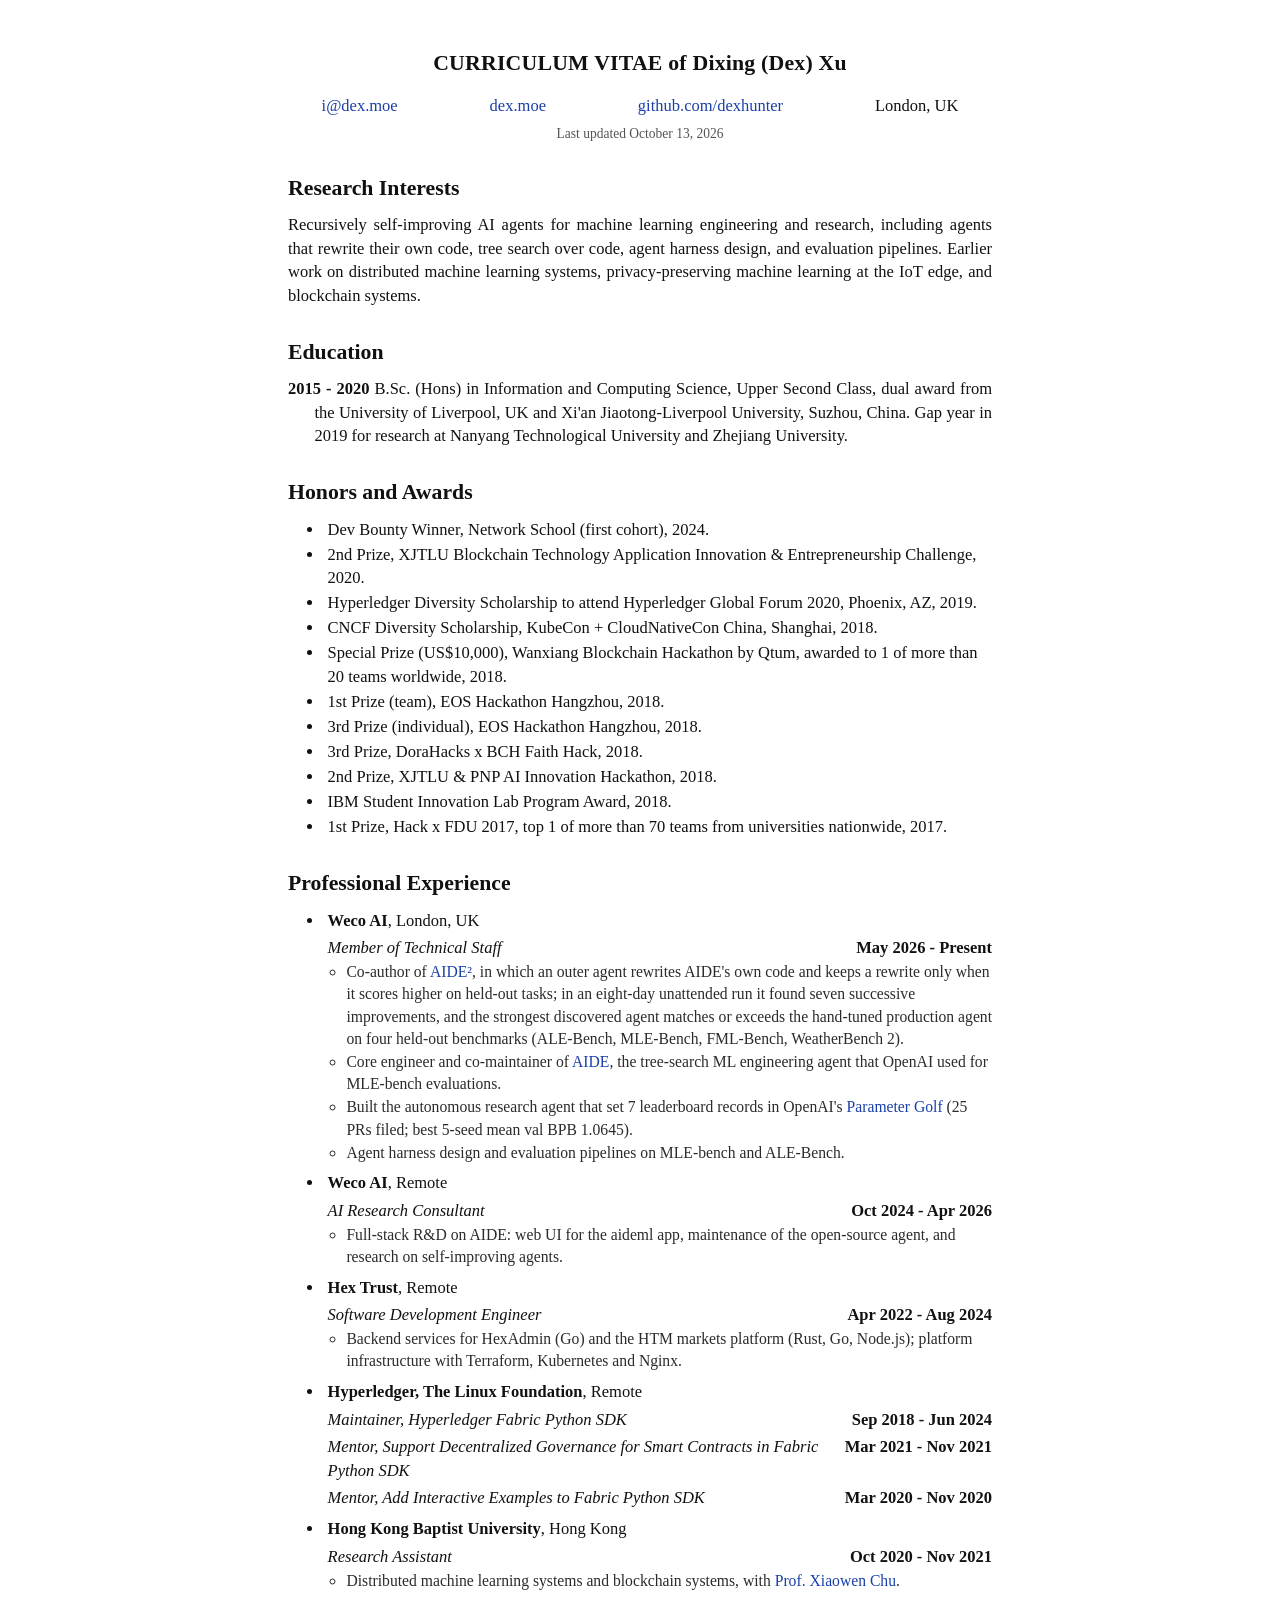
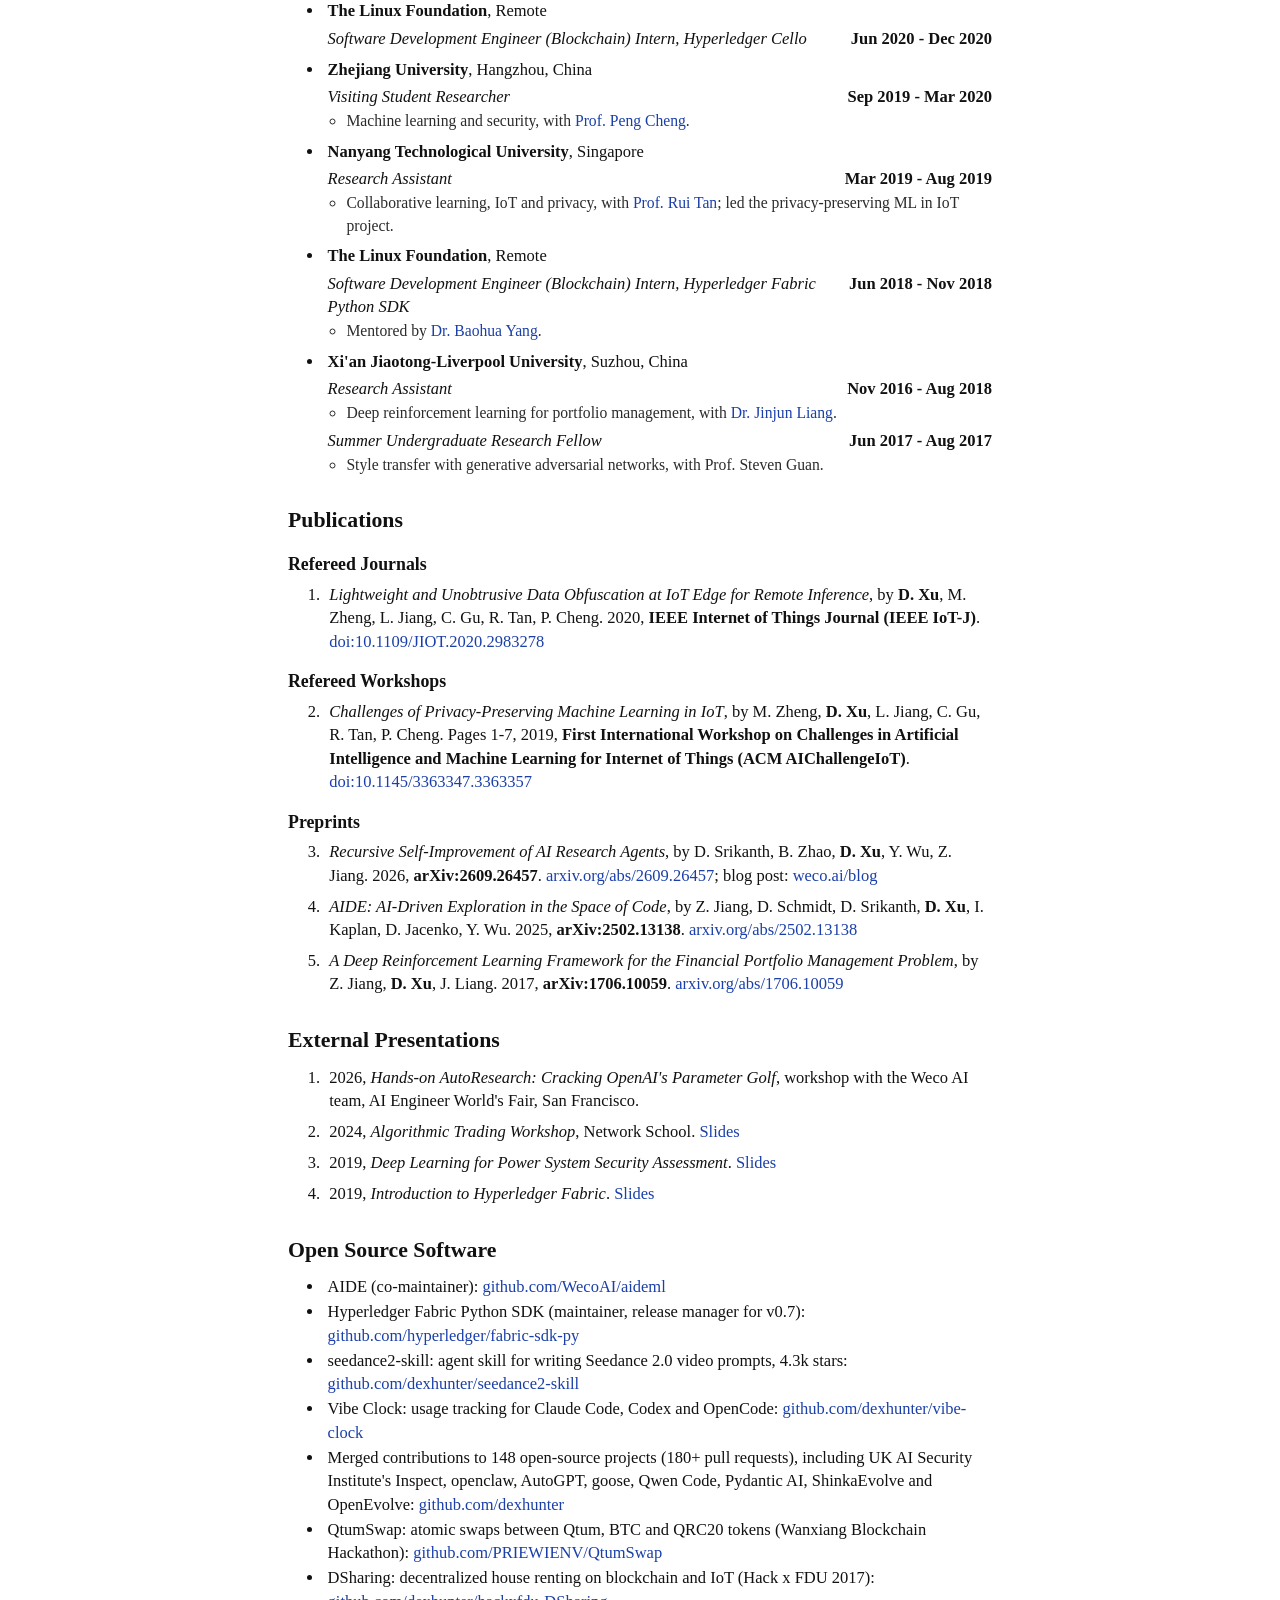
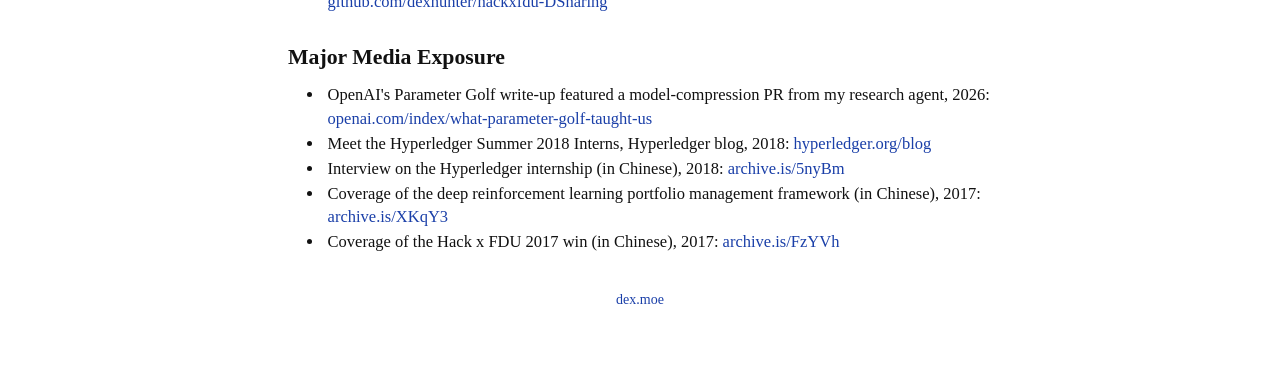
<file: cv.html>
<!DOCTYPE html>
<html lang="en">
<head>
<meta charset="utf-8">
<meta name="viewport" content="width=device-width, initial-scale=1">
<title>Dixing (Dex) Xu · CV</title>
<meta name="description" content="Curriculum vitae of Dixing (Dex) Xu, Member of Technical Staff at Weco AI, London, building recursively self-improving AI agents.">
<link rel="icon" href="favicon.ico" sizes="any">
<link rel="icon" href="favicon.svg" type="image/svg+xml">
<style>
  /* LaTeX article look: centred title, bold section heads, hanging indents, right-aligned dates */
  :root { --ink:#111; --ink-2:#2b2b2b; --muted:#555; --link:#1a3fa8; }
  * { box-sizing: border-box; }
  html { -webkit-text-size-adjust: 100%; }
  body {
    margin: 0 auto; max-width: 47rem; padding: 3rem 1.5rem 3.5rem;
    font-family: "Latin Modern Roman", "CMU Serif", "Computer Modern Serif", "Times New Roman", Georgia, serif;
    font-size: 16.5px; line-height: 1.42; color: var(--ink); background: #fff;
  }
  a { color: var(--link); text-decoration: none; }
  a:hover { text-decoration: underline; }
  h1 { font-size: 1.32em; font-weight: bold; text-align: center; margin: 0 0 .7em; letter-spacing: .01em; }
  .tagline { display: flex; justify-content: space-around; flex-wrap: wrap; gap: .3em 1.5em; margin: 0 0 .4em; }
  .updated { text-align: center; font-size: .82em; color: var(--muted); margin: 0 0 1.2em; }
  h2 { font-size: 1.32em; font-weight: bold; margin: 1.35em 0 .45em; }
  h3 { font-size: 1.08em; font-weight: bold; margin: .9em 0 .3em; }
  p { margin: 0 0 .5em; text-align: justify; hyphens: auto; }

  /* Education: bold date then text with a hanging indent */
  .hang { list-style: none; padding: 0; margin: 0; }
  .hang li { padding-left: 1.6em; text-indent: -1.6em; margin: 0 0 .2em; text-align: justify; hyphens: auto; }

  /* Bulleted lists */
  ul.dots { margin: 0; padding-left: 2.2em; }
  ul.dots > li { margin: 0 0 .1em; padding-left: .2em; }

  /* Professional experience */
  ul.exp { margin: 0; padding-left: 2.2em; }
  ul.exp > li { margin: 0 0 .45em; padding-left: .2em; }
  .role { display: flex; justify-content: space-between; align-items: baseline; gap: 1em; margin-top: .25em; }
  .role i { min-width: 0; }
  .role b { flex: none; white-space: nowrap; }
  .note { margin: .1em 0 0; padding-left: 1.2em; list-style: circle; font-size: .95em; color: var(--ink-2); }
  .note li { margin: .05em 0; }

  /* Numbered lists: publications, presentations */
  ol.num { margin: 0; padding-left: 2.2em; }
  ol.num > li { margin: 0 0 .45em; padding-left: .3em; }
  ol.num > li::marker { font-variant-numeric: tabular-nums; }

  footer { margin-top: 2.6em; text-align: center; font-size: .85em; color: var(--muted); }

  @media (max-width: 560px) {
    body { padding: 1.8rem 1rem 2.5rem; font-size: 15.5px; }
    p, .hang li, ol.num > li { text-align: left; }
    .role { flex-wrap: wrap; gap: 0 1em; }
    ul.dots, ul.exp, ol.num { padding-left: 1.4em; }
  }
  @media print {
    body { padding: 0; max-width: none; font-size: 11pt; }
    a { color: inherit; }
    footer { display: none; }
  }
</style>
</head>
<body>

<h1>CURRICULUM VITAE of Dixing (Dex) Xu</h1>
<div class="tagline">
  <span><a href="mailto:i@dex.moe">i@dex.moe</a></span>
  <span><a href="https://dex.moe">dex.moe</a></span>
  <span><a href="https://github.com/dexhunter">github.com/dexhunter</a></span>
  <span>London, UK</span>
</div>
<p class="updated">Last updated October 13, 2026</p>

<h2>Research Interests</h2>
<p>Recursively self-improving AI agents for machine learning engineering and research, including agents that rewrite their own code, tree search over code, agent harness design, and evaluation pipelines. Earlier work on distributed machine learning systems, privacy-preserving machine learning at the IoT edge, and blockchain systems.</p>

<h2>Education</h2>
<ul class="hang">
  <li><b>2015 - 2020</b> B.Sc. (Hons) in Information and Computing Science, Upper Second Class, dual award from the University of Liverpool, UK and Xi'an Jiaotong-Liverpool University, Suzhou, China. Gap year in 2019 for research at Nanyang Technological University and Zhejiang University.</li>
</ul>

<h2>Honors and Awards</h2>
<ul class="dots">
  <li>Dev Bounty Winner, Network School (first cohort), 2024.</li>
  <li>2nd Prize, XJTLU Blockchain Technology Application Innovation &amp; Entrepreneurship Challenge, 2020.</li>
  <li>Hyperledger Diversity Scholarship to attend Hyperledger Global Forum 2020, Phoenix, AZ, 2019.</li>
  <li>CNCF Diversity Scholarship, KubeCon + CloudNativeCon China, Shanghai, 2018.</li>
  <li>Special Prize (US$10,000), Wanxiang Blockchain Hackathon by Qtum, awarded to 1 of more than 20 teams worldwide, 2018.</li>
  <li>1st Prize (team), EOS Hackathon Hangzhou, 2018.</li>
  <li>3rd Prize (individual), EOS Hackathon Hangzhou, 2018.</li>
  <li>3rd Prize, DoraHacks x BCH Faith Hack, 2018.</li>
  <li>2nd Prize, XJTLU &amp; PNP AI Innovation Hackathon, 2018.</li>
  <li>IBM Student Innovation Lab Program Award, 2018.</li>
  <li>1st Prize, Hack x FDU 2017, top 1 of more than 70 teams from universities nationwide, 2017.</li>
</ul>

<h2>Professional Experience</h2>
<ul class="exp">
  <li><b>Weco AI</b>, London, UK
    <div class="role"><i>Member of Technical Staff</i><b>May 2026 - Present</b></div>
    <ul class="note">
      <li>Co-author of <a href="https://www.weco.ai/blog/first-evidence-of-recursive-self-improvement">AIDE²</a>, in which an outer agent rewrites AIDE's own code and keeps a rewrite only when it scores higher on held-out tasks; in an eight-day unattended run it found seven successive improvements, and the strongest discovered agent matches or exceeds the hand-tuned production agent on four held-out benchmarks (ALE-Bench, MLE-Bench, FML-Bench, WeatherBench 2).</li>
      <li>Core engineer and co-maintainer of <a href="https://github.com/WecoAI/aideml">AIDE</a>, the tree-search ML engineering agent that OpenAI used for MLE-bench evaluations.</li>
      <li>Built the autonomous research agent that set 7 leaderboard records in OpenAI's <a href="https://github.com/openai/parameter-golf/tree/main/records/track_10min_16mb">Parameter Golf</a> (25 PRs filed; best 5-seed mean val BPB 1.0645).</li>
      <li>Agent harness design and evaluation pipelines on MLE-bench and ALE-Bench.</li>
    </ul>
  </li>
  <li><b>Weco AI</b>, Remote
    <div class="role"><i>AI Research Consultant</i><b>Oct 2024 - Apr 2026</b></div>
    <ul class="note"><li>Full-stack R&amp;D on AIDE: web UI for the aideml app, maintenance of the open-source agent, and research on self-improving agents.</li></ul>
  </li>
  <li><b>Hex Trust</b>, Remote
    <div class="role"><i>Software Development Engineer</i><b>Apr 2022 - Aug 2024</b></div>
    <ul class="note"><li>Backend services for HexAdmin (Go) and the HTM markets platform (Rust, Go, Node.js); platform infrastructure with Terraform, Kubernetes and Nginx.</li></ul>
  </li>
  <li><b>Hyperledger, The Linux Foundation</b>, Remote
    <div class="role"><i>Maintainer, Hyperledger Fabric Python SDK</i><b>Sep 2018 - Jun 2024</b></div>
    <div class="role"><i>Mentor, Support Decentralized Governance for Smart Contracts in Fabric Python SDK</i><b>Mar 2021 - Nov 2021</b></div>
    <div class="role"><i>Mentor, Add Interactive Examples to Fabric Python SDK</i><b>Mar 2020 - Nov 2020</b></div>
  </li>
  <li><b>Hong Kong Baptist University</b>, Hong Kong
    <div class="role"><i>Research Assistant</i><b>Oct 2020 - Nov 2021</b></div>
    <ul class="note"><li>Distributed machine learning systems and blockchain systems, with <a href="https://www.comp.hkbu.edu.hk/~chxw/">Prof. Xiaowen Chu</a>.</li></ul>
  </li>
  <li><b>The Linux Foundation</b>, Remote
    <div class="role"><i>Software Development Engineer (Blockchain) Intern, Hyperledger Cello</i><b>Jun 2020 - Dec 2020</b></div>
  </li>
  <li><b>Zhejiang University</b>, Hangzhou, China
    <div class="role"><i>Visiting Student Researcher</i><b>Sep 2019 - Mar 2020</b></div>
    <ul class="note"><li>Machine learning and security, with <a href="https://person.zju.edu.cn/en/cp">Prof. Peng Cheng</a>.</li></ul>
  </li>
  <li><b>Nanyang Technological University</b>, Singapore
    <div class="role"><i>Research Assistant</i><b>Mar 2019 - Aug 2019</b></div>
    <ul class="note"><li>Collaborative learning, IoT and privacy, with <a href="https://personal.ntu.edu.sg/tanrui/">Prof. Rui Tan</a>; led the privacy-preserving ML in IoT project.</li></ul>
  </li>
  <li><b>The Linux Foundation</b>, Remote
    <div class="role"><i>Software Development Engineer (Blockchain) Intern, Hyperledger Fabric Python SDK</i><b>Jun 2018 - Nov 2018</b></div>
    <ul class="note"><li>Mentored by <a href="https://yeasy.github.io/">Dr. Baohua Yang</a>.</li></ul>
  </li>
  <li><b>Xi'an Jiaotong-Liverpool University</b>, Suzhou, China
    <div class="role"><i>Research Assistant</i><b>Nov 2016 - Aug 2018</b></div>
    <ul class="note"><li>Deep reinforcement learning for portfolio management, with <a href="https://www.linkedin.com/in/kumkee">Dr. Jinjun Liang</a>.</li></ul>
    <div class="role"><i>Summer Undergraduate Research Fellow</i><b>Jun 2017 - Aug 2017</b></div>
    <ul class="note"><li>Style transfer with generative adversarial networks, with Prof. Steven Guan.</li></ul>
  </li>
</ul>

<h2>Publications</h2>
<h3>Refereed Journals</h3>
<ol class="num">
  <li><i>Lightweight and Unobtrusive Data Obfuscation at IoT Edge for Remote Inference</i>, by <b>D. Xu</b>, M. Zheng, L. Jiang, C. Gu, R. Tan, P. Cheng. 2020, <b>IEEE Internet of Things Journal (IEEE IoT-J)</b>. <a href="https://doi.org/10.1109/JIOT.2020.2983278">doi:10.1109/JIOT.2020.2983278</a></li>
</ol>
<h3>Refereed Workshops</h3>
<ol class="num" start="2">
  <li><i>Challenges of Privacy-Preserving Machine Learning in IoT</i>, by M. Zheng, <b>D. Xu</b>, L. Jiang, C. Gu, R. Tan, P. Cheng. Pages 1-7, 2019, <b>First International Workshop on Challenges in Artificial Intelligence and Machine Learning for Internet of Things (ACM AIChallengeIoT)</b>. <a href="https://doi.org/10.1145/3363347.3363357">doi:10.1145/3363347.3363357</a></li>
</ol>
<h3>Preprints</h3>
<ol class="num" start="3">
  <li><i>Recursive Self-Improvement of AI Research Agents</i>, by D. Srikanth, B. Zhao, <b>D. Xu</b>, Y. Wu, Z. Jiang. 2026, <b>arXiv:2609.26457</b>. <a href="https://arxiv.org/abs/2609.26457">arxiv.org/abs/2609.26457</a>; blog post: <a href="https://www.weco.ai/blog/first-evidence-of-recursive-self-improvement">weco.ai/blog</a></li>
  <li><i>AIDE: AI-Driven Exploration in the Space of Code</i>, by Z. Jiang, D. Schmidt, D. Srikanth, <b>D. Xu</b>, I. Kaplan, D. Jacenko, Y. Wu. 2025, <b>arXiv:2502.13138</b>. <a href="https://arxiv.org/abs/2502.13138">arxiv.org/abs/2502.13138</a></li>
  <li><i>A Deep Reinforcement Learning Framework for the Financial Portfolio Management Problem</i>, by Z. Jiang, <b>D. Xu</b>, J. Liang. 2017, <b>arXiv:1706.10059</b>. <a href="https://arxiv.org/abs/1706.10059">arxiv.org/abs/1706.10059</a></li>
</ol>

<h2>External Presentations</h2>
<ol class="num">
  <li>2026, <i>Hands-on AutoResearch: Cracking OpenAI's Parameter Golf</i>, workshop with the Weco AI team, AI Engineer World's Fair, San Francisco.</li>
  <li>2024, <i>Algorithmic Trading Workshop</i>, Network School. <a href="https://slides.dex.moe/Algorithmic-Trading-Workshop/">Slides</a></li>
  <li>2019, <i>Deep Learning for Power System Security Assessment</i>. <a href="https://slides.dex.moe/dl-power-system-security/">Slides</a></li>
  <li>2019, <i>Introduction to Hyperledger Fabric</i>. <a href="https://slides.dex.moe/hyperledger-tutorial/">Slides</a></li>
</ol>

<h2>Open Source Software</h2>
<ul class="dots">
  <li>AIDE (co-maintainer): <a href="https://github.com/WecoAI/aideml">github.com/WecoAI/aideml</a></li>
  <li>Hyperledger Fabric Python SDK (maintainer, release manager for v0.7): <a href="https://github.com/hyperledger/fabric-sdk-py">github.com/hyperledger/fabric-sdk-py</a></li>
  <li>seedance2-skill: agent skill for writing Seedance 2.0 video prompts, 4.3k stars: <a href="https://github.com/dexhunter/seedance2-skill">github.com/dexhunter/seedance2-skill</a></li>
  <li>Vibe Clock: usage tracking for Claude Code, Codex and OpenCode: <a href="https://github.com/dexhunter/vibe-clock">github.com/dexhunter/vibe-clock</a></li>
  <li>Merged contributions to 148 open-source projects (180+ pull requests), including UK AI Security Institute's Inspect, openclaw, AutoGPT, goose, Qwen Code, Pydantic AI, ShinkaEvolve and OpenEvolve: <a href="https://github.com/dexhunter">github.com/dexhunter</a></li>
  <li>QtumSwap: atomic swaps between Qtum, BTC and QRC20 tokens (Wanxiang Blockchain Hackathon): <a href="https://github.com/PRIEWIENV/QtumSwap">github.com/PRIEWIENV/QtumSwap</a></li>
  <li>DSharing: decentralized house renting on blockchain and IoT (Hack x FDU 2017): <a href="https://github.com/dexhunter/hackxfdu-DSharing">github.com/dexhunter/hackxfdu-DSharing</a></li>
</ul>

<h2>Major Media Exposure</h2>
<ul class="dots">
  <li>OpenAI's Parameter Golf write-up featured a model-compression PR from my research agent, 2026: <a href="https://openai.com/index/what-parameter-golf-taught-us/">openai.com/index/what-parameter-golf-taught-us</a></li>
  <li>Meet the Hyperledger Summer 2018 Interns, Hyperledger blog, 2018: <a href="https://www.hyperledger.org/blog/2018/06/13/meet-the-hyperledger-summer-2018-interns-part-2">hyperledger.org/blog</a></li>
  <li>Interview on the Hyperledger internship (in Chinese), 2018: <a href="https://archive.is/5nyBm">archive.is/5nyBm</a></li>
  <li>Coverage of the deep reinforcement learning portfolio management framework (in Chinese), 2017: <a href="https://archive.is/XKqY3">archive.is/XKqY3</a></li>
  <li>Coverage of the Hack x FDU 2017 win (in Chinese), 2017: <a href="https://archive.is/FzYVh">archive.is/FzYVh</a></li>
</ul>

<footer><a href="index.html">dex.moe</a></footer>

</body>
</html>
</file>
